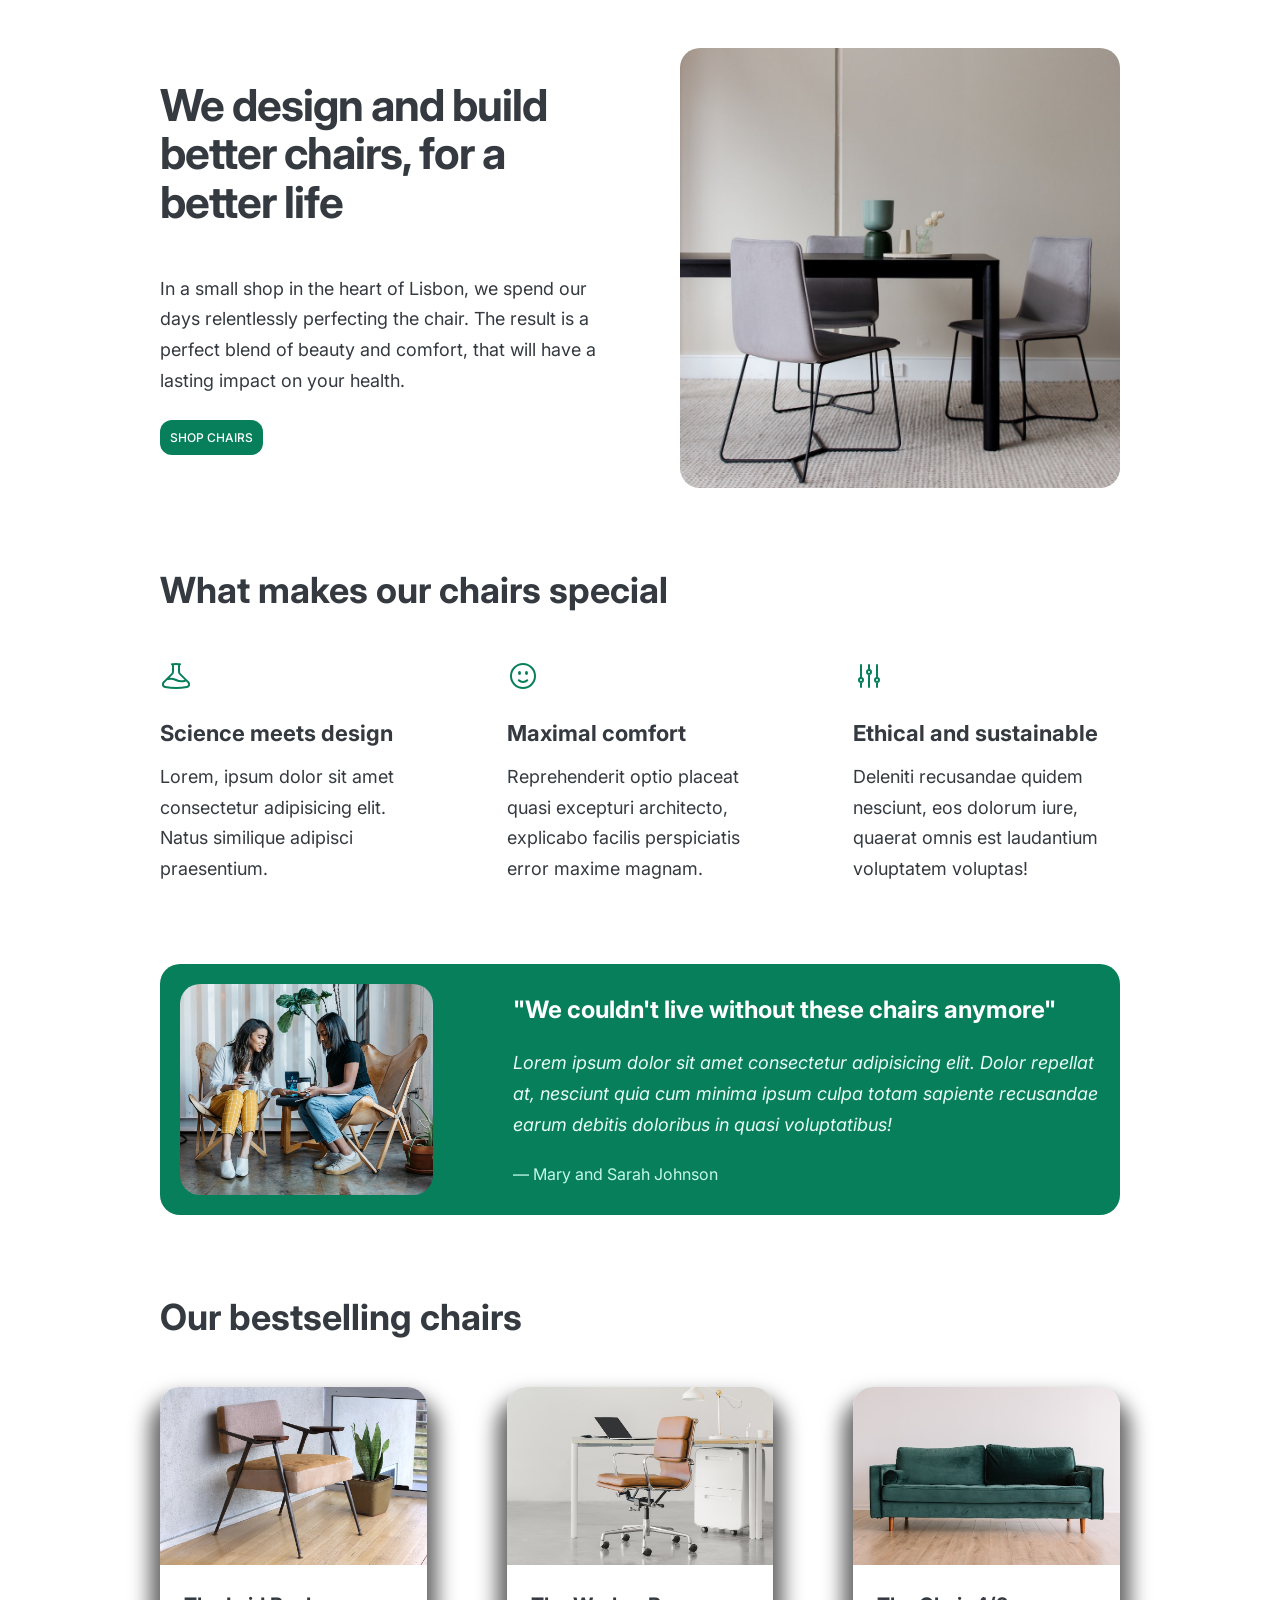
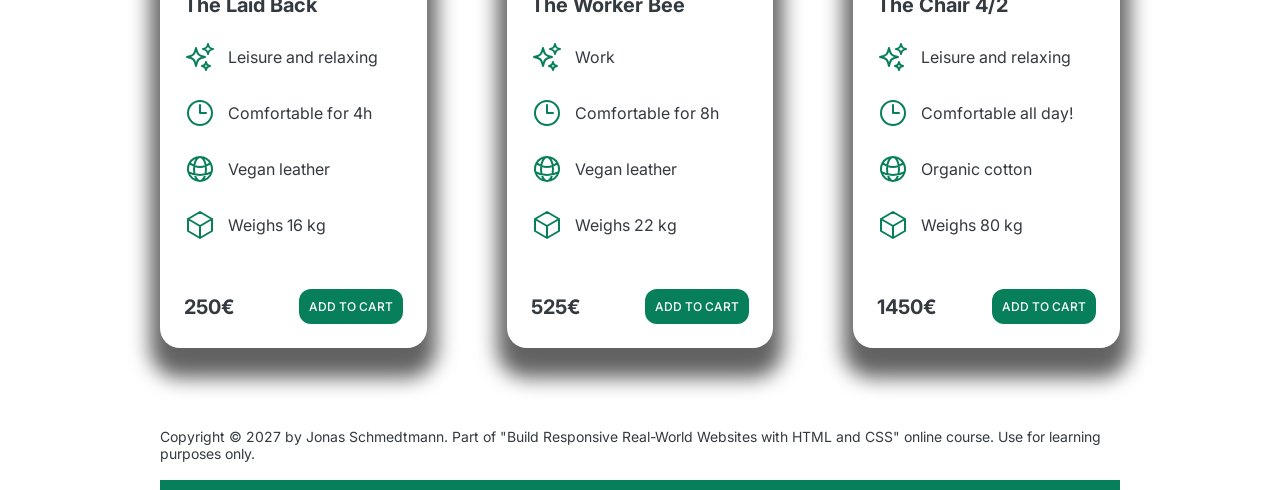
<file: HTML & CSS COURSE/design/index.html>
<!doctype html>
<html lang="en">
  <head>
    <meta charset="UTF-8" />
    <meta http-equiv="X-UA-Compatible" content="IE=edge" />
    <meta name="viewport" content="width=device-width, initial-scale=1.0" />
    <link rel="preconnect" href="https://fonts.googleapis.com" />
    <link rel="preconnect" href="https://fonts.gstatic.com" crossorigin />
    <link
      href="https://fonts.googleapis.com/css2?family=Inter:ital,opsz,wght@0,14..32,100..900;1,14..32,100..900&display=swap"
      rel="stylesheet"
    />
    <link rel="stylesheet" href="style.css" />
    <title>Lisbon Chair Shop</title>
  </head>
  <body>
    <div class="container">
      <header>
        <div class="header-text-box">
          <h1>We design and build better chairs, for a better life</h1>
          <p class="header-text">
            In a small shop in the heart of Lisbon, we spend our days
            relentlessly perfecting the chair. The result is a perfect blend of
            beauty and comfort, that will have a lasting impact on your health.
          </p>
          <a class="btn btn--big" href="#">Shop chairs</a>
        </div>
        <img src="hero.jpg" alt="Photo" />
      </header>

      <section>
        <h2>What makes our chairs special</h2>
        <div class="grid-3-cols">
          <div>
            <svg
              xmlns="http://www.w3.org/2000/svg"
              fill="none"
              viewBox="0 0 24 24"
              stroke-width="1.5"
              stroke="currentColor"
              class="size-6"
            >
              <path
                stroke-linecap="round"
                stroke-linejoin="round"
                d="M9.75 3.104v5.714a2.25 2.25 0 0 1-.659 1.591L5 14.5M9.75 3.104c-.251.023-.501.05-.75.082m.75-.082a24.301 24.301 0 0 1 4.5 0m0 0v5.714c0 .597.237 1.17.659 1.591L19.8 15.3M14.25 3.104c.251.023.501.05.75.082M19.8 15.3l-1.57.393A9.065 9.065 0 0 1 12 15a9.065 9.065 0 0 0-6.23-.693L5 14.5m14.8.8 1.402 1.402c1.232 1.232.65 3.318-1.067 3.611A48.309 48.309 0 0 1 12 21c-2.773 0-5.491-.235-8.135-.687-1.718-.293-2.3-2.379-1.067-3.61L5 14.5"
              />
            </svg>

            <p class="features-title"><strong>Science meets design</strong></p>

            <p class="features-text">
              Lorem, ipsum dolor sit amet consectetur adipisicing elit. Natus
              similique adipisci praesentium.
            </p>
          </div>

          <div>
            <svg
              xmlns="http://www.w3.org/2000/svg"
              fill="none"
              viewBox="0 0 24 24"
              stroke-width="1.5"
              stroke="currentColor"
              class="size-6"
            >
              <path
                stroke-linecap="round"
                stroke-linejoin="round"
                d="M15.182 15.182a4.5 4.5 0 0 1-6.364 0M21 12a9 9 0 1 1-18 0 9 9 0 0 1 18 0ZM9.75 9.75c0 .414-.168.75-.375.75S9 10.164 9 9.75 9.168 9 9.375 9s.375.336.375.75Zm-.375 0h.008v.015h-.008V9.75Zm5.625 0c0 .414-.168.75-.375.75s-.375-.336-.375-.75.168-.75.375-.75.375.336.375.75Zm-.375 0h.008v.015h-.008V9.75Z"
              />
            </svg>
            <p class="features-title">
              <strong>Maximal comfort</strong>
            </p>
            <p class="features-text">
              Reprehenderit optio placeat quasi excepturi architecto, explicabo
              facilis perspiciatis error maxime magnam.
            </p>
          </div>

          <div>
            <svg
              xmlns="http://www.w3.org/2000/svg"
              fill="none"
              viewBox="0 0 24 24"
              stroke-width="1.5"
              stroke="currentColor"
              class="size-6"
            >
              <path
                stroke-linecap="round"
                stroke-linejoin="round"
                d="M6 13.5V3.75m0 9.75a1.5 1.5 0 0 1 0 3m0-3a1.5 1.5 0 0 0 0 3m0 3.75V16.5m12-3V3.75m0 9.75a1.5 1.5 0 0 1 0 3m0-3a1.5 1.5 0 0 0 0 3m0 3.75V16.5m-6-9V3.75m0 3.75a1.5 1.5 0 0 1 0 3m0-3a1.5 1.5 0 0 0 0 3m0 9.75V10.5"
              />
            </svg>

            <p class="features-title">
              <strong>Ethical and sustainable</strong>
            </p>
            <p class="features-text">
              Deleniti recusandae quidem nesciunt, eos dolorum iure, quaerat
              omnis est laudantium voluptatem voluptas!
            </p>
          </div>
        </div>
      </section>

      <section class="testimonial-section">
        <div class="grid-3-cols">
          <img src="customers.jpg" alt="People sitting on chairs" />
          <div class="testimonial-box">
            <h2>"We couldn't live without these chairs anymore"</h2>
            <blockquote class="testimonial-text">
              Lorem ipsum dolor sit amet consectetur adipisicing elit. Dolor
              repellat at, nesciunt quia cum minima ipsum culpa totam sapiente
              recusandae earum debitis doloribus in quasi voluptatibus!
            </blockquote>
            <p class="testimonial-author">&mdash; Mary and Sarah Johnson</p>
          </div>
        </div>
      </section>

      <section>
        <h2>Our bestselling chairs</h2>
        <div class="grid-3-cols">
          <figure class="chair">
            <img src="chair-1.jpg" alt="Chair" />
            <div class="chair-box">
              <h3>The Laid Back</h3>
              <ul class="chair-details">
                <li>
                  <svg
                    xmlns="http://www.w3.org/2000/svg"
                    fill="none"
                    viewBox="0 0 24 24"
                    stroke-width="1.5"
                    stroke="currentColor"
                    class="chair-icon"
                  >
                    <path
                      stroke-linecap="round"
                      stroke-linejoin="round"
                      d="M9.813 15.904 9 18.75l-.813-2.846a4.5 4.5 0 0 0-3.09-3.09L2.25 12l2.846-.813a4.5 4.5 0 0 0 3.09-3.09L9 5.25l.813 2.846a4.5 4.5 0 0 0 3.09 3.09L15.75 12l-2.846.813a4.5 4.5 0 0 0-3.09 3.09ZM18.259 8.715 18 9.75l-.259-1.035a3.375 3.375 0 0 0-2.455-2.456L14.25 6l1.036-.259a3.375 3.375 0 0 0 2.455-2.456L18 2.25l.259 1.035a3.375 3.375 0 0 0 2.456 2.456L21.75 6l-1.035.259a3.375 3.375 0 0 0-2.456 2.456ZM16.894 20.567 16.5 21.75l-.394-1.183a2.25 2.25 0 0 0-1.423-1.423L13.5 18.75l1.183-.394a2.25 2.25 0 0 0 1.423-1.423l.394-1.183.394 1.183a2.25 2.25 0 0 0 1.423 1.423l1.183.394-1.183.394a2.25 2.25 0 0 0-1.423 1.423Z"
                    />
                  </svg>

                  <!-- Span is a generic INLINE text element, it doesn't have any meaning. It's like a div element, but inline -->
                  <span>Leisure and relaxing</span>
                </li>
                <li>
                  <svg
                    xmlns="http://www.w3.org/2000/svg"
                    fill="none"
                    viewBox="0 0 24 24"
                    stroke-width="1.5"
                    stroke="currentColor"
                    class="chair-icon"
                  >
                    <path
                      stroke-linecap="round"
                      stroke-linejoin="round"
                      d="M12 6v6h4.5m4.5 0a9 9 0 1 1-18 0 9 9 0 0 1 18 0Z"
                    />
                  </svg>

                  <span>Comfortable for 4h</span>
                </li>
                <li>
                  <svg
                    xmlns="http://www.w3.org/2000/svg"
                    fill="none"
                    viewBox="0 0 24 24"
                    stroke-width="1.5"
                    stroke="currentColor"
                    class="chair-icon"
                  >
                    <path
                      stroke-linecap="round"
                      stroke-linejoin="round"
                      d="M12 21a9.004 9.004 0 0 0 8.716-6.747M12 21a9.004 9.004 0 0 1-8.716-6.747M12 21c2.485 0 4.5-4.03 4.5-9S14.485 3 12 3m0 18c-2.485 0-4.5-4.03-4.5-9S9.515 3 12 3m0 0a8.997 8.997 0 0 1 7.843 4.582M12 3a8.997 8.997 0 0 0-7.843 4.582m15.686 0A11.953 11.953 0 0 1 12 10.5c-2.998 0-5.74-1.1-7.843-2.918m15.686 0A8.959 8.959 0 0 1 21 12c0 .778-.099 1.533-.284 2.253m0 0A17.919 17.919 0 0 1 12 16.5c-3.162 0-6.133-.815-8.716-2.247m0 0A9.015 9.015 0 0 1 3 12c0-1.605.42-3.113 1.157-4.418"
                    />
                  </svg>

                  <span>Vegan leather</span>
                </li>
                <li>
                  <svg
                    xmlns="http://www.w3.org/2000/svg"
                    fill="none"
                    viewBox="0 0 24 24"
                    stroke-width="1.5"
                    stroke="currentColor"
                    class="chair-icon"
                  >
                    <path
                      stroke-linecap="round"
                      stroke-linejoin="round"
                      d="m21 7.5-9-5.25L3 7.5m18 0-9 5.25m9-5.25v9l-9 5.25M3 7.5l9 5.25M3 7.5v9l9 5.25m0-9v9"
                    />
                  </svg>

                  <span>Weighs 16 kg</span>
                </li>
              </ul>
              <div class="chair-price">
                <strong>250€</strong>
                <a href="#" class="btn btn--small">Add to cart</a>
              </div>
            </div>
          </figure>

          <figure class="chair">
            <img src="chair-2.jpg" alt="Chair" />
            <div class="chair-box">
              <h3>The Worker Bee</h3>
              <ul class="chair-details">
                <li>
                  <svg
                    xmlns="http://www.w3.org/2000/svg"
                    fill="none"
                    viewBox="0 0 24 24"
                    stroke-width="1.5"
                    stroke="currentColor"
                    class="chair-icon"
                  >
                    <path
                      stroke-linecap="round"
                      stroke-linejoin="round"
                      d="M9.813 15.904 9 18.75l-.813-2.846a4.5 4.5 0 0 0-3.09-3.09L2.25 12l2.846-.813a4.5 4.5 0 0 0 3.09-3.09L9 5.25l.813 2.846a4.5 4.5 0 0 0 3.09 3.09L15.75 12l-2.846.813a4.5 4.5 0 0 0-3.09 3.09ZM18.259 8.715 18 9.75l-.259-1.035a3.375 3.375 0 0 0-2.455-2.456L14.25 6l1.036-.259a3.375 3.375 0 0 0 2.455-2.456L18 2.25l.259 1.035a3.375 3.375 0 0 0 2.456 2.456L21.75 6l-1.035.259a3.375 3.375 0 0 0-2.456 2.456ZM16.894 20.567 16.5 21.75l-.394-1.183a2.25 2.25 0 0 0-1.423-1.423L13.5 18.75l1.183-.394a2.25 2.25 0 0 0 1.423-1.423l.394-1.183.394 1.183a2.25 2.25 0 0 0 1.423 1.423l1.183.394-1.183.394a2.25 2.25 0 0 0-1.423 1.423Z"
                    />
                  </svg>
                  <span>Work</span>
                </li>
                <li>
                  <svg
                    xmlns="http://www.w3.org/2000/svg"
                    fill="none"
                    viewBox="0 0 24 24"
                    stroke-width="1.5"
                    stroke="currentColor"
                    class="chair-icon"
                  >
                    <path
                      stroke-linecap="round"
                      stroke-linejoin="round"
                      d="M12 6v6h4.5m4.5 0a9 9 0 1 1-18 0 9 9 0 0 1 18 0Z"
                    />
                  </svg>
                  <span>Comfortable for 8h</span>
                </li>
                <li>
                  <svg
                    xmlns="http://www.w3.org/2000/svg"
                    fill="none"
                    viewBox="0 0 24 24"
                    stroke-width="1.5"
                    stroke="currentColor"
                    class="chair-icon"
                  >
                    <path
                      stroke-linecap="round"
                      stroke-linejoin="round"
                      d="M12 21a9.004 9.004 0 0 0 8.716-6.747M12 21a9.004 9.004 0 0 1-8.716-6.747M12 21c2.485 0 4.5-4.03 4.5-9S14.485 3 12 3m0 18c-2.485 0-4.5-4.03-4.5-9S9.515 3 12 3m0 0a8.997 8.997 0 0 1 7.843 4.582M12 3a8.997 8.997 0 0 0-7.843 4.582m15.686 0A11.953 11.953 0 0 1 12 10.5c-2.998 0-5.74-1.1-7.843-2.918m15.686 0A8.959 8.959 0 0 1 21 12c0 .778-.099 1.533-.284 2.253m0 0A17.919 17.919 0 0 1 12 16.5c-3.162 0-6.133-.815-8.716-2.247m0 0A9.015 9.015 0 0 1 3 12c0-1.605.42-3.113 1.157-4.418"
                    />
                  </svg>
                  <span>Vegan leather</span>
                </li>
                <li>
                  <svg
                    xmlns="http://www.w3.org/2000/svg"
                    fill="none"
                    viewBox="0 0 24 24"
                    stroke-width="1.5"
                    stroke="currentColor"
                    class="chair-icon"
                  >
                    <path
                      stroke-linecap="round"
                      stroke-linejoin="round"
                      d="m21 7.5-9-5.25L3 7.5m18 0-9 5.25m9-5.25v9l-9 5.25M3 7.5l9 5.25M3 7.5v9l9 5.25m0-9v9"
                    />
                  </svg>

                  <span>Weighs 22 kg</span>
                </li>
              </ul>
              <div class="chair-price">
                <strong>525€</strong>
                <a href="#" class="btn btn--small">Add to cart</a>
              </div>
            </div>
          </figure>

          <figure class="chair">
            <img src="chair-3.jpg" alt="Chair" />
            <div class="chair-box">
              <h3>The Chair 4/2</h3>
              <ul class="chair-details">
                <li>
                  <svg
                    xmlns="http://www.w3.org/2000/svg"
                    fill="none"
                    viewBox="0 0 24 24"
                    stroke-width="1.5"
                    stroke="currentColor"
                    class="chair-icon"
                  >
                    <path
                      stroke-linecap="round"
                      stroke-linejoin="round"
                      d="M9.813 15.904 9 18.75l-.813-2.846a4.5 4.5 0 0 0-3.09-3.09L2.25 12l2.846-.813a4.5 4.5 0 0 0 3.09-3.09L9 5.25l.813 2.846a4.5 4.5 0 0 0 3.09 3.09L15.75 12l-2.846.813a4.5 4.5 0 0 0-3.09 3.09ZM18.259 8.715 18 9.75l-.259-1.035a3.375 3.375 0 0 0-2.455-2.456L14.25 6l1.036-.259a3.375 3.375 0 0 0 2.455-2.456L18 2.25l.259 1.035a3.375 3.375 0 0 0 2.456 2.456L21.75 6l-1.035.259a3.375 3.375 0 0 0-2.456 2.456ZM16.894 20.567 16.5 21.75l-.394-1.183a2.25 2.25 0 0 0-1.423-1.423L13.5 18.75l1.183-.394a2.25 2.25 0 0 0 1.423-1.423l.394-1.183.394 1.183a2.25 2.25 0 0 0 1.423 1.423l1.183.394-1.183.394a2.25 2.25 0 0 0-1.423 1.423Z"
                    />
                  </svg>
                  <span>Leisure and relaxing</span>
                </li>
                <li>
                  <svg
                    xmlns="http://www.w3.org/2000/svg"
                    fill="none"
                    viewBox="0 0 24 24"
                    stroke-width="1.5"
                    stroke="currentColor"
                    class="chair-icon"
                  >
                    <path
                      stroke-linecap="round"
                      stroke-linejoin="round"
                      d="M12 6v6h4.5m4.5 0a9 9 0 1 1-18 0 9 9 0 0 1 18 0Z"
                    />
                  </svg>
                  <span>Comfortable all day!</span>
                </li>
                <li>
                  <svg
                    xmlns="http://www.w3.org/2000/svg"
                    fill="none"
                    viewBox="0 0 24 24"
                    stroke-width="1.5"
                    stroke="currentColor"
                    class="chair-icon"
                  >
                    <path
                      stroke-linecap="round"
                      stroke-linejoin="round"
                      d="M12 21a9.004 9.004 0 0 0 8.716-6.747M12 21a9.004 9.004 0 0 1-8.716-6.747M12 21c2.485 0 4.5-4.03 4.5-9S14.485 3 12 3m0 18c-2.485 0-4.5-4.03-4.5-9S9.515 3 12 3m0 0a8.997 8.997 0 0 1 7.843 4.582M12 3a8.997 8.997 0 0 0-7.843 4.582m15.686 0A11.953 11.953 0 0 1 12 10.5c-2.998 0-5.74-1.1-7.843-2.918m15.686 0A8.959 8.959 0 0 1 21 12c0 .778-.099 1.533-.284 2.253m0 0A17.919 17.919 0 0 1 12 16.5c-3.162 0-6.133-.815-8.716-2.247m0 0A9.015 9.015 0 0 1 3 12c0-1.605.42-3.113 1.157-4.418"
                    />
                  </svg>
                  <span>Organic cotton</span>
                </li>
                <li>
                  <svg
                    xmlns="http://www.w3.org/2000/svg"
                    fill="none"
                    viewBox="0 0 24 24"
                    stroke-width="1.5"
                    stroke="currentColor"
                    class="chair-icon"
                  >
                    <path
                      stroke-linecap="round"
                      stroke-linejoin="round"
                      d="m21 7.5-9-5.25L3 7.5m18 0-9 5.25m9-5.25v9l-9 5.25M3 7.5l9 5.25M3 7.5v9l9 5.25m0-9v9"
                    />
                  </svg>

                  <span>Weighs 80 kg</span>
                </li>
              </ul>
              <div class="chair-price">
                <strong>1450€</strong>
                <a href="#" class="btn btn--small">Add to cart</a>
              </div>
            </div>
          </figure>
        </div>
      </section>

      <footer>
        Copyright &copy; 2027 by Jonas Schmedtmann. Part of "Build Responsive
        Real-World Websites with HTML and CSS" online course. Use for learning
        purposes only.
      </footer>
    </div>
  </body>
</html>
</file>
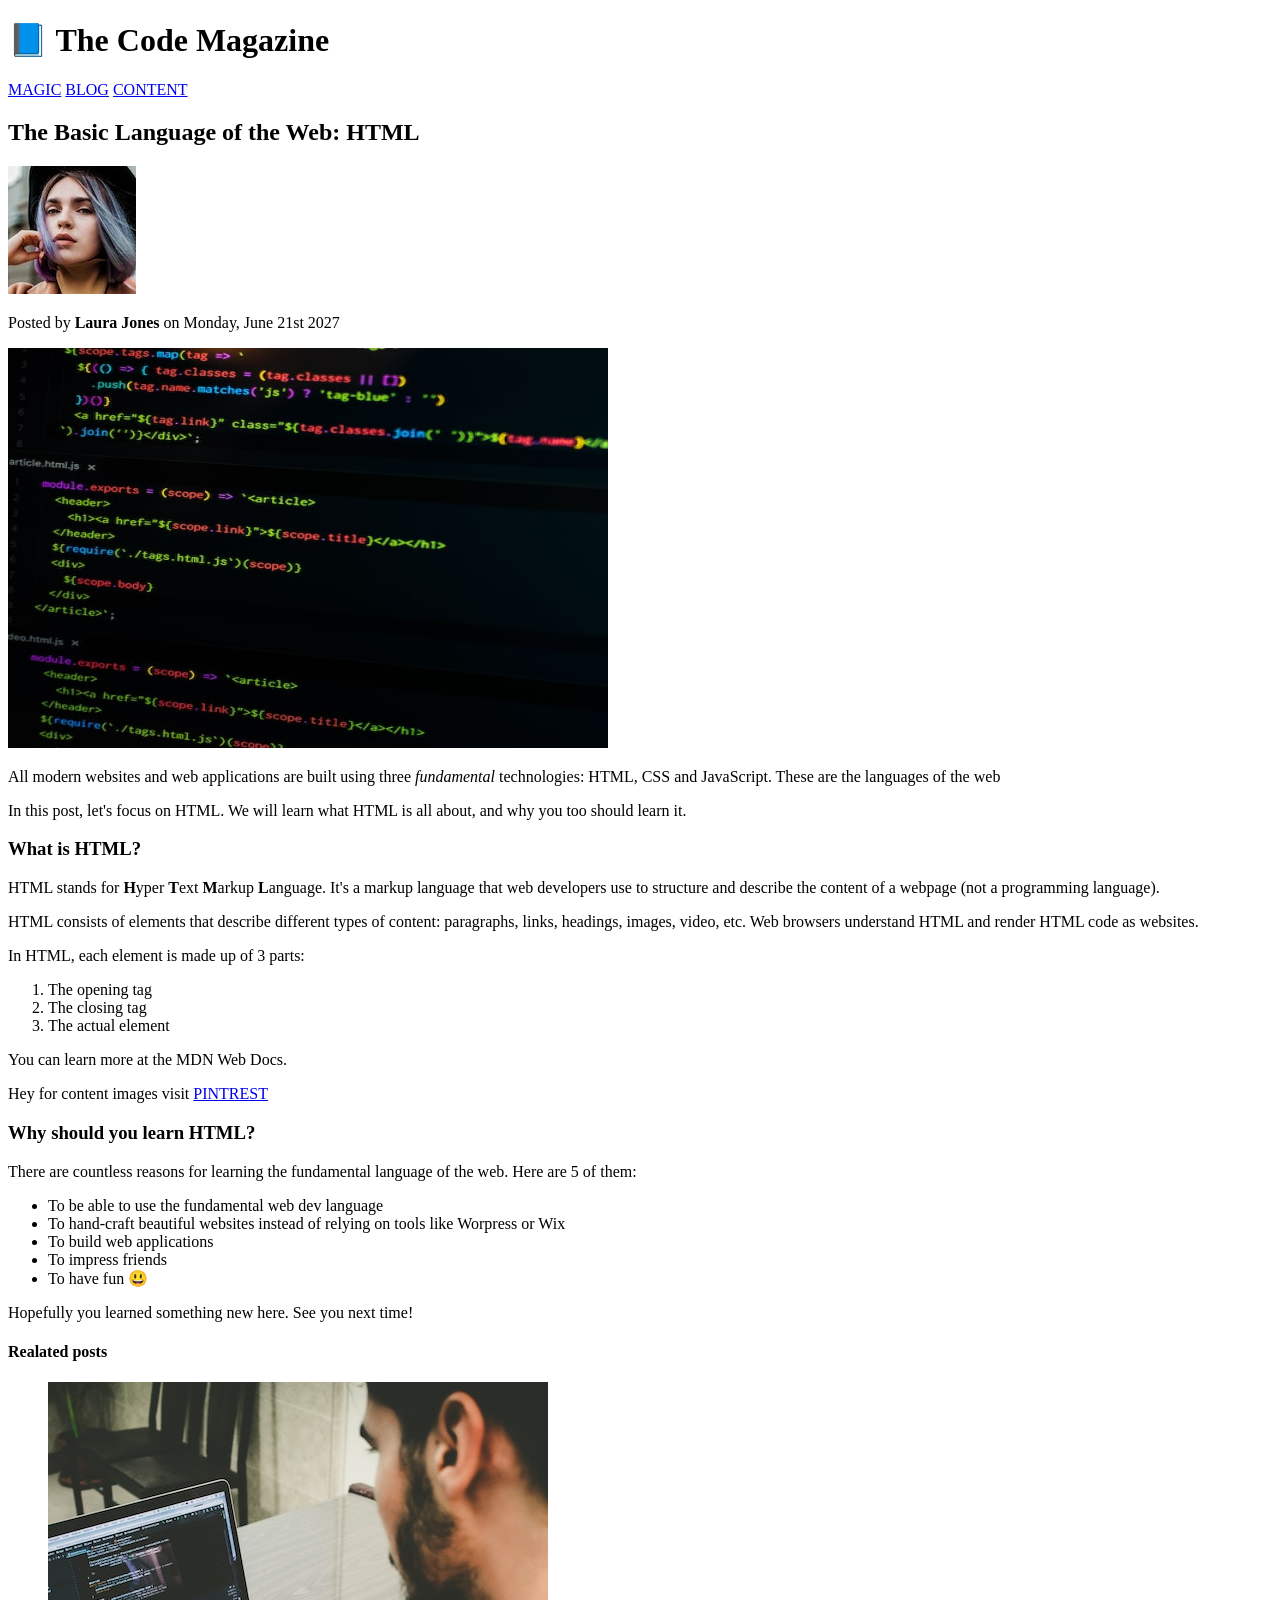
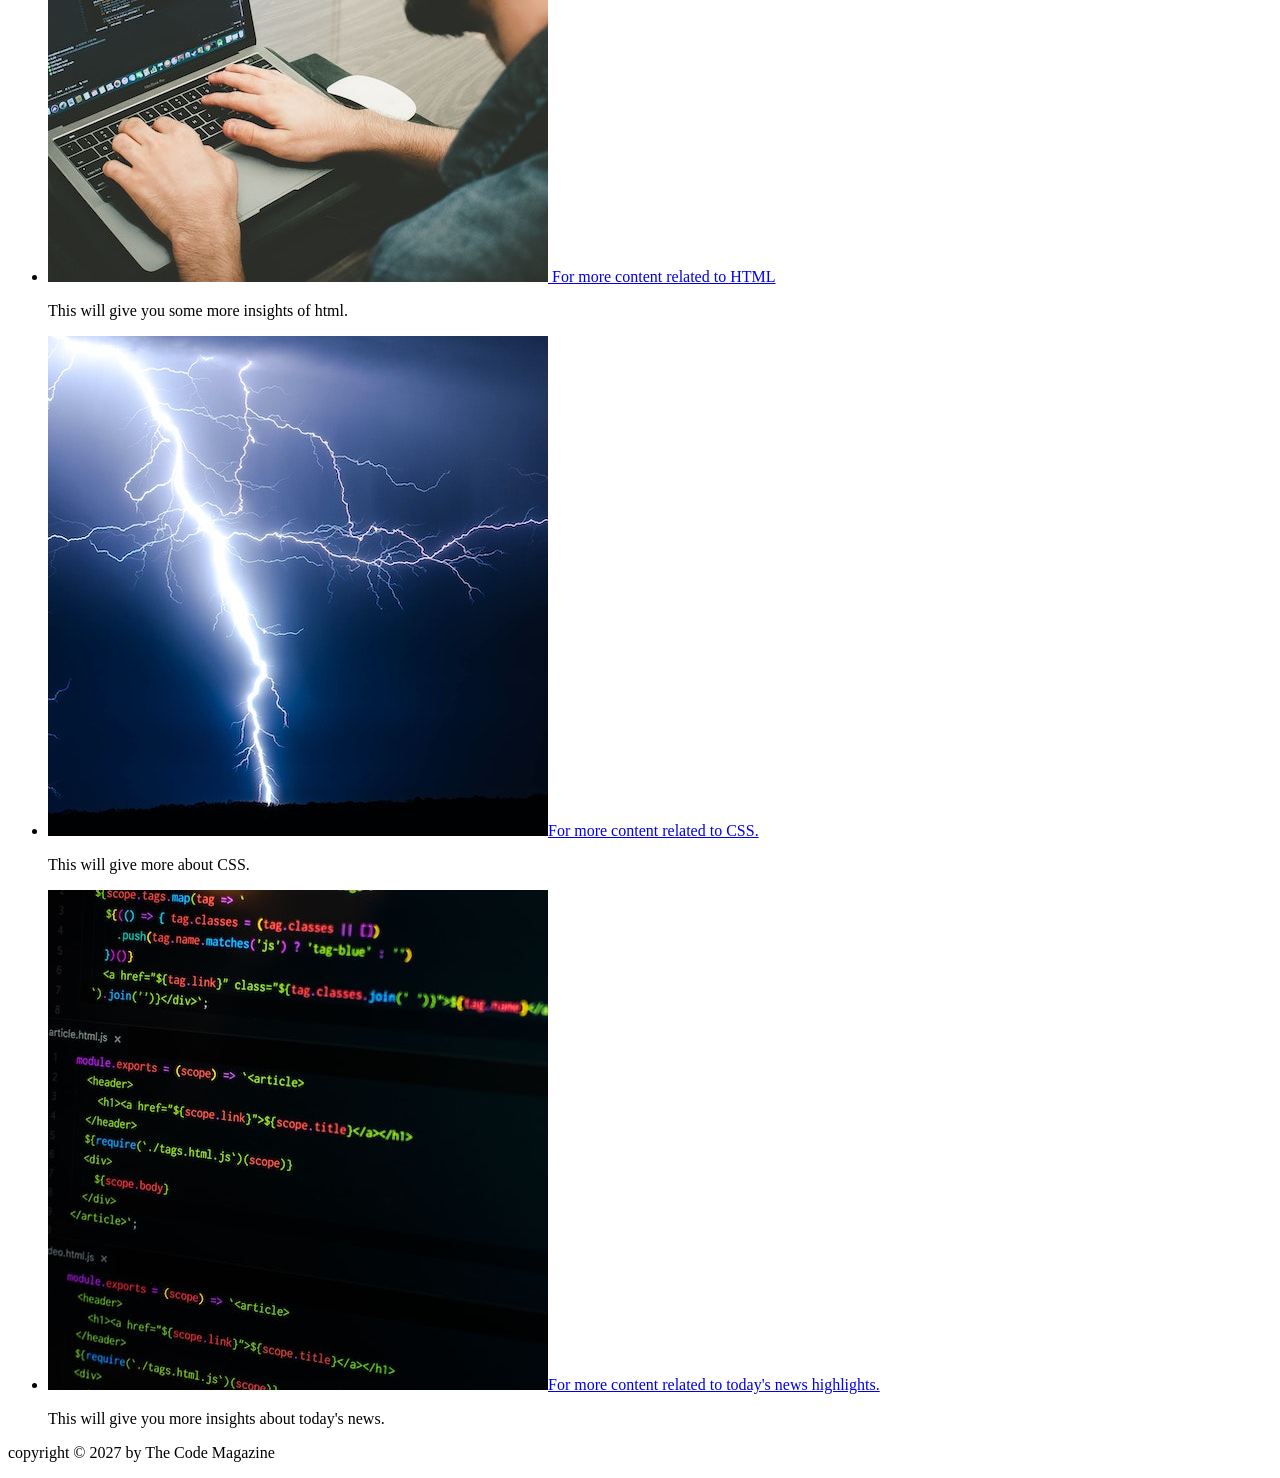
<file: HTML & CSS COURSE/html 1/index.html>
<!doctype html>
<html lang="en">
  <head>
    <title>The basic structure of html</title>
  </head>
  <body>
   </body>
    <!--
    <h1>The Basic Language of WEB:HTML</h1>
    <h2>HTML stands for Hyper Text Markup Language</h2>
    <h3>HTML is the standard markup language for creating Web pages.</h3>
    <h4>>HTML elements are the building blocks of HTML pages.</h4>
    <h5>HTML elements are represented by tags.</h5>
    <h6>the lkjbfcj</h6>
    <p>HTML describes the structure of a Web page.</p>
    -->
    <header>
     <h1>📘 The Code Magazine </h1>
      <a href="https://www.google.com/search?q=MY+WORLD+IS+NOTHING&rlz=1C1CHBF_enIN1198IN1198&oq=MY+WORLD+IS+NOTHING&gs_lcrp=EgZjaHJvbWUyBggAEEUYOTIICAEQABgWGB4yCAgCEAAYFhgeMggIAxAAGBYYHjIICAQQABgWGB4yCAgFEAAYFhgeMggIBhAAGBYYHjIICAcQABgWGB4yCAgIEAAYFhgeMggICRAAGBYYHtIBCTEwMzMyajBqN6gCCLACAfEFbJYjPMc4xiw&sourceid=chrome&ie=UTF-8">MAGIC</a> 
        <a href="BLOG.html">BLOG</a> 
        <a href="CONTACT.html">CONTENT</a>
    </header>

    <article>
      <header>
       <h2>The Basic Language of the Web: HTML</h2>
       <img src="images/laura-jones.jpg" alt="image of a girl"> 
    
        <p>Posted by <strong>Laura Jones</strong> on Monday, June 21st 2027</p>
        <img src="images/related-3.jpg" 
        alt="image of set of code on a desktop"
        width="600" 
        height="400">
      </header>
       <p>All modern websites and web applications are built using three <em>fundamental</em> technologies: HTML, CSS and JavaScript. These are the languages of the web </p>
       <p>In this post, let's focus on HTML. We will learn what HTML is all about, and why you too should learn it.</p>
       <h3>What is HTML?</h3>
       <p>HTML stands for <strong>H</strong>yper <strong>T</strong>ext <strong>M</strong>arkup <strong>L</strong>anguage</strong>. It's a markup language that web developers use to structure and describe the content of a webpage (not a programming language).</p>
       <p>HTML consists of elements that describe different types of content: paragraphs, links, headings,
       images, video, etc. Web browsers understand HTML and render HTML code as websites.  </p>
       <p>In HTML, each element is made up of 3 parts: </p>
       <ol>
        <li>The opening tag</li>
        <li>The closing tag</li>
        <li>The actual element</li>
       </ol> 
       <P>You can learn more at the MDN Web Docs.</P>
       <P>Hey for content images visit 
       <a href="https://www.google.com/search?q=PINTERST&rlz=1C1CHBF_enIN1198IN1198&oq=PINTERST&gs_lcrp=EgZjaHJvbWUyBggAEEUYOTIGCAEQRRhAMhEIAhAAGAoYCxiDARixAxiABDIRCAMQABgKGAsYgwEYsQMYgAQyDggEEAAYChgLGLEDGIAEMg4IBRAAGAoYCxixAxiABDIOCAYQABgKGAsYsQMYgAQyEQgHEAAYChgLGIMBGLEDGIAE0gEJODAzMWowajE1qAIAsAIA&sourceid=chrome&ie=UTF-8" target="_blank">PINTREST</a>
       </P>
       <h3>Why should you learn HTML?</h3>
       <p>There are countless reasons for learning the fundamental language of the web. Here are 5 of them:</p>
        <ul>
          <li>To be able to use the fundamental web dev language</li>
          <li>To hand-craft beautiful websites instead of relying on tools like Worpress or Wix</li>
          <li>To build web applications</li>
          <li>To impress friends</li>
          <li>To have fun 😃</li>

        </ul>
       <p>Hopefully you learned something new here. See you next time!</p>
    </article>
       <h4>Realated posts</h4>
         <ul>
             <li><img src="images/related-1.jpg" alt="image one for challenge"><a href="https://www.google.com/search?q=html+programming&rlz=1C1CHBF_enIN1198IN1198&oq=html+programming&gs_lcrp=EgZjaHJvbWUyCQgAEEUYORiABDIHCAEQABiABDIHCAIQABiABDIHCAMQABiABDIHCAQQABiABDIHCAUQABiABDIHCAYQABiABDIHCAcQABiABDIHCAgQABiABDIHCAkQABiABNIBCDU0NzNqMGo3qAIIsAIB8QUDeVXovxGryg&sourceid=chrome&ie=UTF-8">                For more content related to HTML</a>
             </li>
      
                <p> This will give you some more insights of html.</p>

      
             <li><img src="images/related-2.jpg" alt="image two for challenge"><a href="https://www.google.com/search?q=css+programming+language&sca_esv=99a3a19d4b3b1f94&rlz=1C1CHBF_enIN1198IN1198&sxsrf=ANbL-n7yp_cktZugGazSs736cyVKA9KSGA%3A1770942957923&ei=7XGOacyEOLSXseMPsrfWkQQ&biw=1366&bih=633&oq=CSS+PRO&gs_lp=[base64]&sclient=gws-wiz-serp">For more content related to CSS.</a></li>
               <p>This will give more about CSS. </p>
              <li><img src="images/related-3.jpg" alt="image about image"><a href="https://www.google.com/search?q=today+news&rlz=1C1CHBF_enIN1198IN1198&oq=today+news&gs_lcrp=[base64]&sourceid=chrome&ie=UTF-8&zx=1770944812287&no_sw_cr=1">For more content related to today's news highlights.</a></li>
              <p>This will give you more insights about today's news.</p>
          </ul>

      
       <footer>
         <p>copyright &copy 2027 by The Code Magazine</p>
        </footer>

  </body>
</html>
</file>
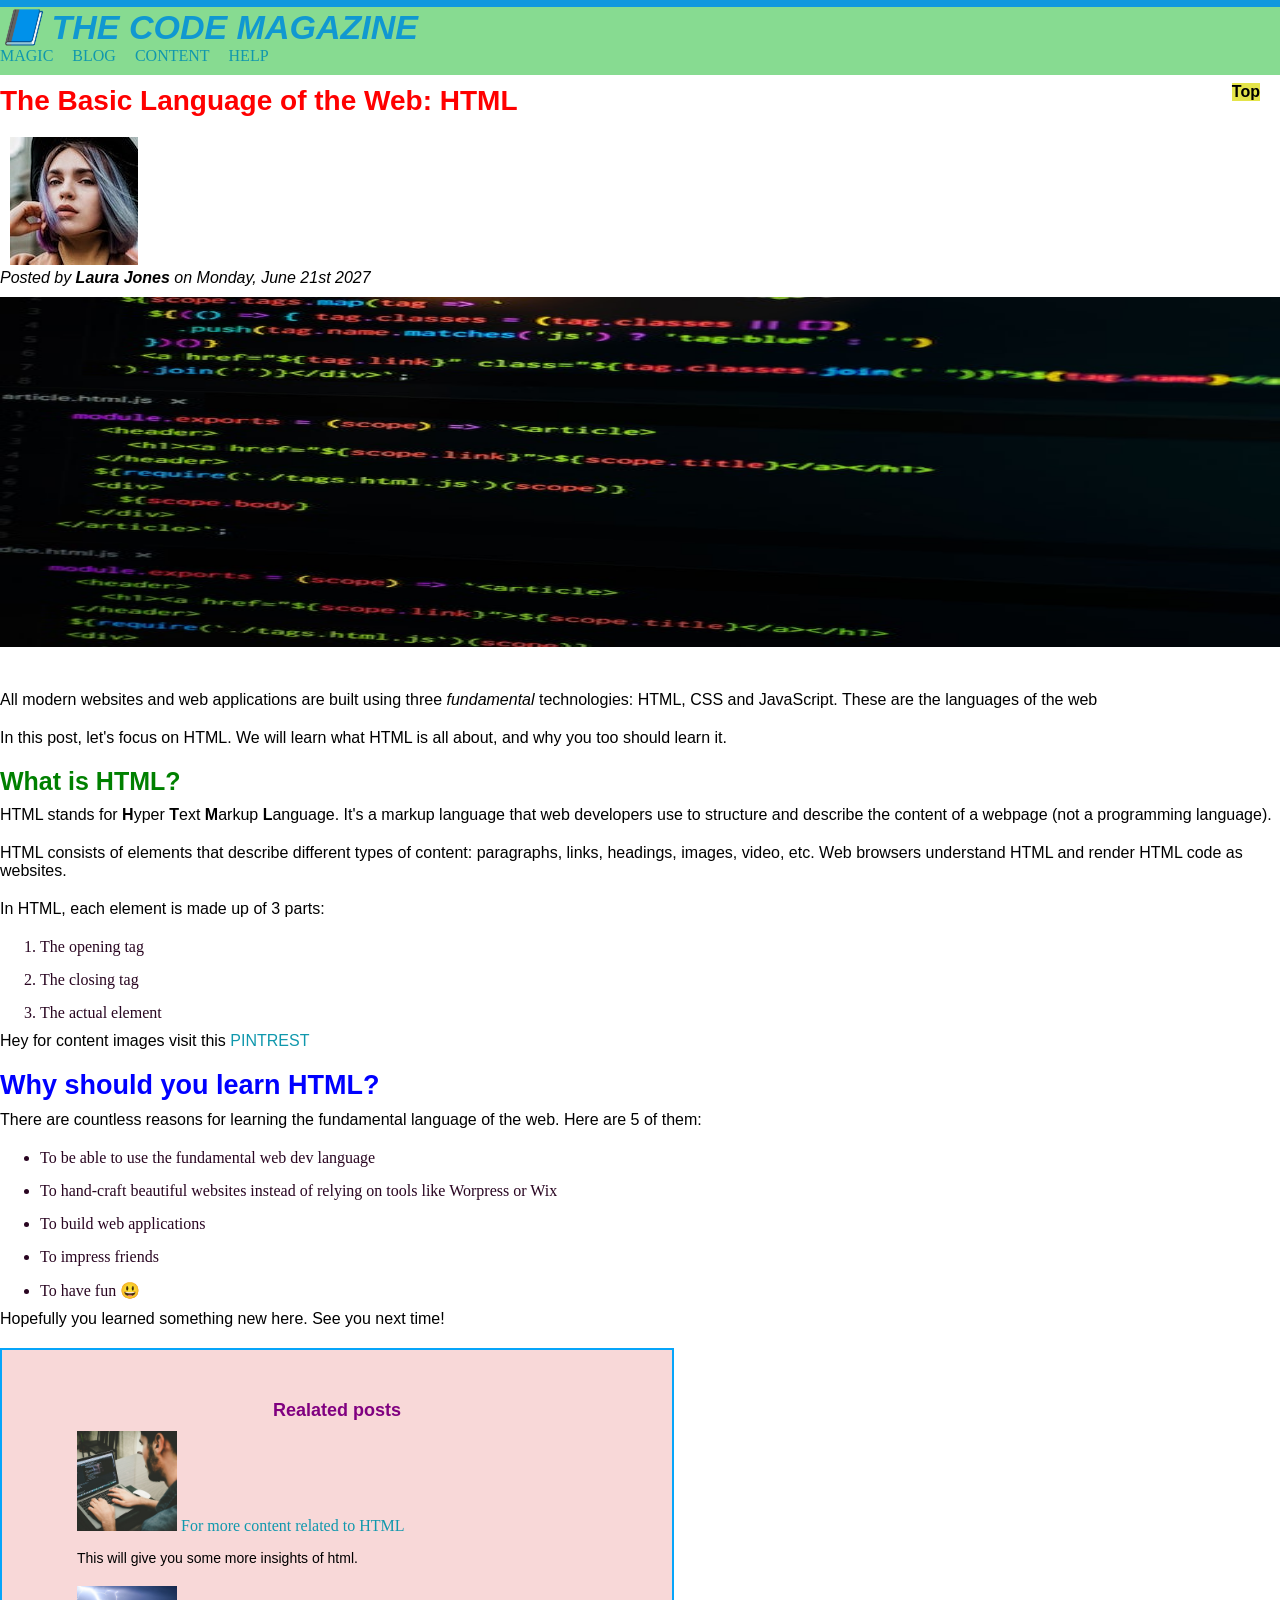
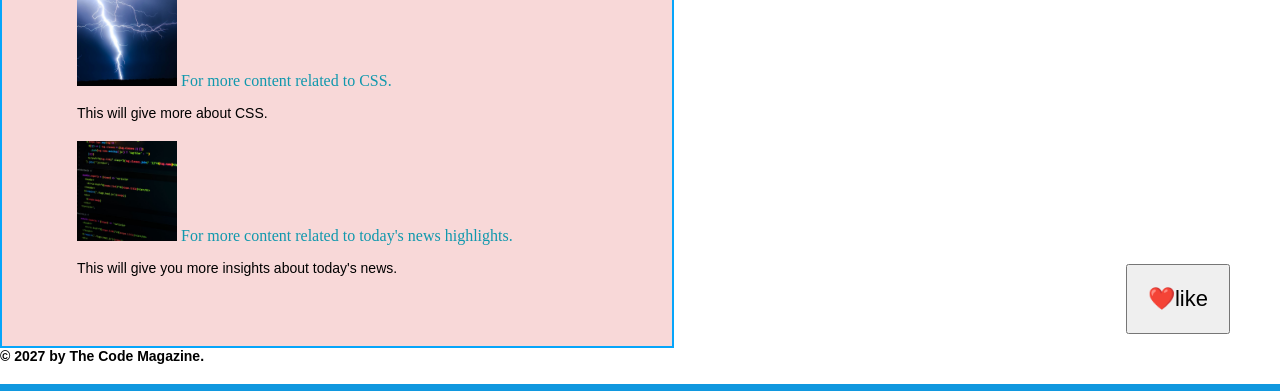
<file: HTML & CSS COURSE/CSS 2/CSS project/index.html>
<!doctype html>
<html lang="en">
  <head>
    <title>The basic structure of html</title>
    <link href="styling.css" rel="stylesheet">
  </head>
  <body>
    <div class="container">
    <header class="main-line">
     <h1>📘 The Code Magazine </h1>
     <!-- nav section started -->
     <nav>
       <a href="https://www.google.com/search?q=MY+WORLD+IS+NOTHING&rlz=1C1CHBF_enIN1198IN1198&oq=MY+WORLD+IS+NOTHING&gs_lcrp=EgZjaHJvbWUyBggAEEUYOTIICAEQABgWGB4yCAgCEAAYFhgeMggIAxAAGBYYHjIICAQQABgWGB4yCAgFEAAYFhgeMggIBhAAGBYYHjIICAcQABgWGB4yCAgIEAAYFhgeMggICRAAGBYYHtIBCTEwMzMyajBqN6gCCLACAfEFbJYjPMc4xiw&sourceid=chrome&ie=UTF-8" target="_blank">MAGIC</a> 
        <a href="BLOG.html">BLOG</a> 
        <a href="CONTACT.html">CONTENT</a>
        <a href="https://support.google.com/chrome?p=help&ctx=keyboard#topic=7439538">HELP</a>
     </nav>
      <!-- nav section closed -->
    </header>

    <article>
        

      <header class="post-header">
        

       <h2>The Basic Language of the Web: HTML</h2>
       <img class="gap" src="images/laura-jones.jpg" alt="image of a girl"> 
    
        <p class="author"> Posted by <strong>Laura Jones</strong> on Monday, June 21st 2027</p>
        <img src="images/related-3.jpg" 
        alt="image of set of code on a desktop"
        class="post-2nd-image">

      </header>
       <p>All modern websites and web applications are built using three <em>fundamental</em> technologies: HTML, CSS and JavaScript. These are the languages of the web </p>
       <p>In this post, let's focus on HTML. We will learn what HTML is all about, and why you too should learn it.</p>
       
       
       <h3>What is HTML?</h3>
       <p>HTML stands for <strong>H</strong>yper <strong>T</strong>ext <strong>M</strong>arkup <strong>L</strong>anguage</strong>. It's a markup language that web developers use to structure and describe the content of a webpage (not a programming language).</p>
       <p>HTML consists of elements that describe different types of content: paragraphs, links, headings,
       images, video, etc. Web browsers understand HTML and render HTML code as websites.  </p>
       <p>In HTML, each element is made up of 3 parts: </p>
       <ol>
        <li >The opening tag</li>
        <li>The closing tag</li>
        <li>The actual element</li>
       </ol> 
       <P>Hey for content images visit this
       <a href="https://www.google.com/search?q=PINTERST&rlz=1C1CHBF_enIN1198IN1198&oq=PINTERST&gs_lcrp=EgZjaHJvbWUyBggAEEUYOTIGCAEQRRhAMhEIAhAAGAoYCxiDARixAxiABDIRCAMQABgKGAsYgwEYsQMYgAQyDggEEAAYChgLGLEDGIAEMg4IBRAAGAoYCxixAxiABDIOCAYQABgKGAsYsQMYgAQyEQgHEAAYChgLGIMBGLEDGIAE0gEJODAzMWowajE1qAIAsAIA&sourceid=chrome&ie=UTF-8" target="_blank">PINTREST</a>
       </P>
       <h4>Why should you learn HTML?</h4>
       <p>There are countless reasons for learning the fundamental language of the web. Here are 5 of them:</p>
        <ul>
          <li >To be able to use the fundamental web dev language</li>
          <li>To hand-craft beautiful websites instead of relying on tools like Worpress or Wix</li>
          <li>To build web applications</li>
          <li>To impress friends</li>
          <li>To have fun 😃</li>

        </ul>
       <p>Hopefully you learned something new here. See you next time!</p>
    </article>
    <aside>
       <h5>Realated posts</h5>
         <ul  class="related" >
             <li><img src="images/related-1.jpg" 
                  alt="image one for challenge"             
                  width="100"
                  height="100">
                  <a href="https://www.google.com/search?q=html+programming&rlz=1C1CHBF_enIN1198IN1198&oq=html+programming&gs_lcrp=EgZjaHJvbWUyCQgAEEUYORiABDIHCAEQABiABDIHCAIQABiABDIHCAMQABiABDIHCAQQABiABDIHCAUQABiABDIHCAYQABiABDIHCAcQABiABDIHCAgQABiABDIHCAkQABiABNIBCDU0NzNqMGo3qAIIsAIB8QUDeVXovxGryg&sourceid=chrome&ie=UTF-8">                For more content related to HTML</a>
                  
             </li>
      
                <p class="related-authors">This will give you some more insights of html.</p>

      
             <li> <img src="images/related-2.jpg" alt="image two for challenge"
                  width="100"
                  height="100">                                           
                  <a href="https://www.google.com/search?q=css+programming+language&sca_esv=99a3a19d4b3b1f94&rlz=1C1CHBF_enIN1198IN1198&sxsrf=ANbL-n7yp_cktZugGazSs736cyVKA9KSGA%3A1770942957923&ei=7XGOacyEOLSXseMPsrfWkQQ&biw=1366&bih=633&oq=CSS+PRO&gs_lp=[base64]&sclient=gws-wiz-serp">For more content related to CSS.</a></li>
               <p class="related-authors">This will give more about CSS. </p>
             <li><img src="images/related-3.jpg" alt="image about image"
                 width="100"
                  height="100">                                            <a href="https://www.google.com/search?q=today+news&rlz=1C1CHBF_enIN1198IN1198&oq=today+news&gs_lcrp=[base64]&sourceid=chrome&ie=UTF-8&zx=1770944812287&no_sw_cr=1"> For more content related to today's news highlights.</a>
              </li>
              <p class="related-authors">This will give you more insights about today's news.</p>
          </ul>

      </aside>
       <footer>
         <p id="copyright">&copy 2027 by The Code Magazine.</p>
        </footer>
</div>
  <button>❤️like</button>
  </body>
</html>
</file>
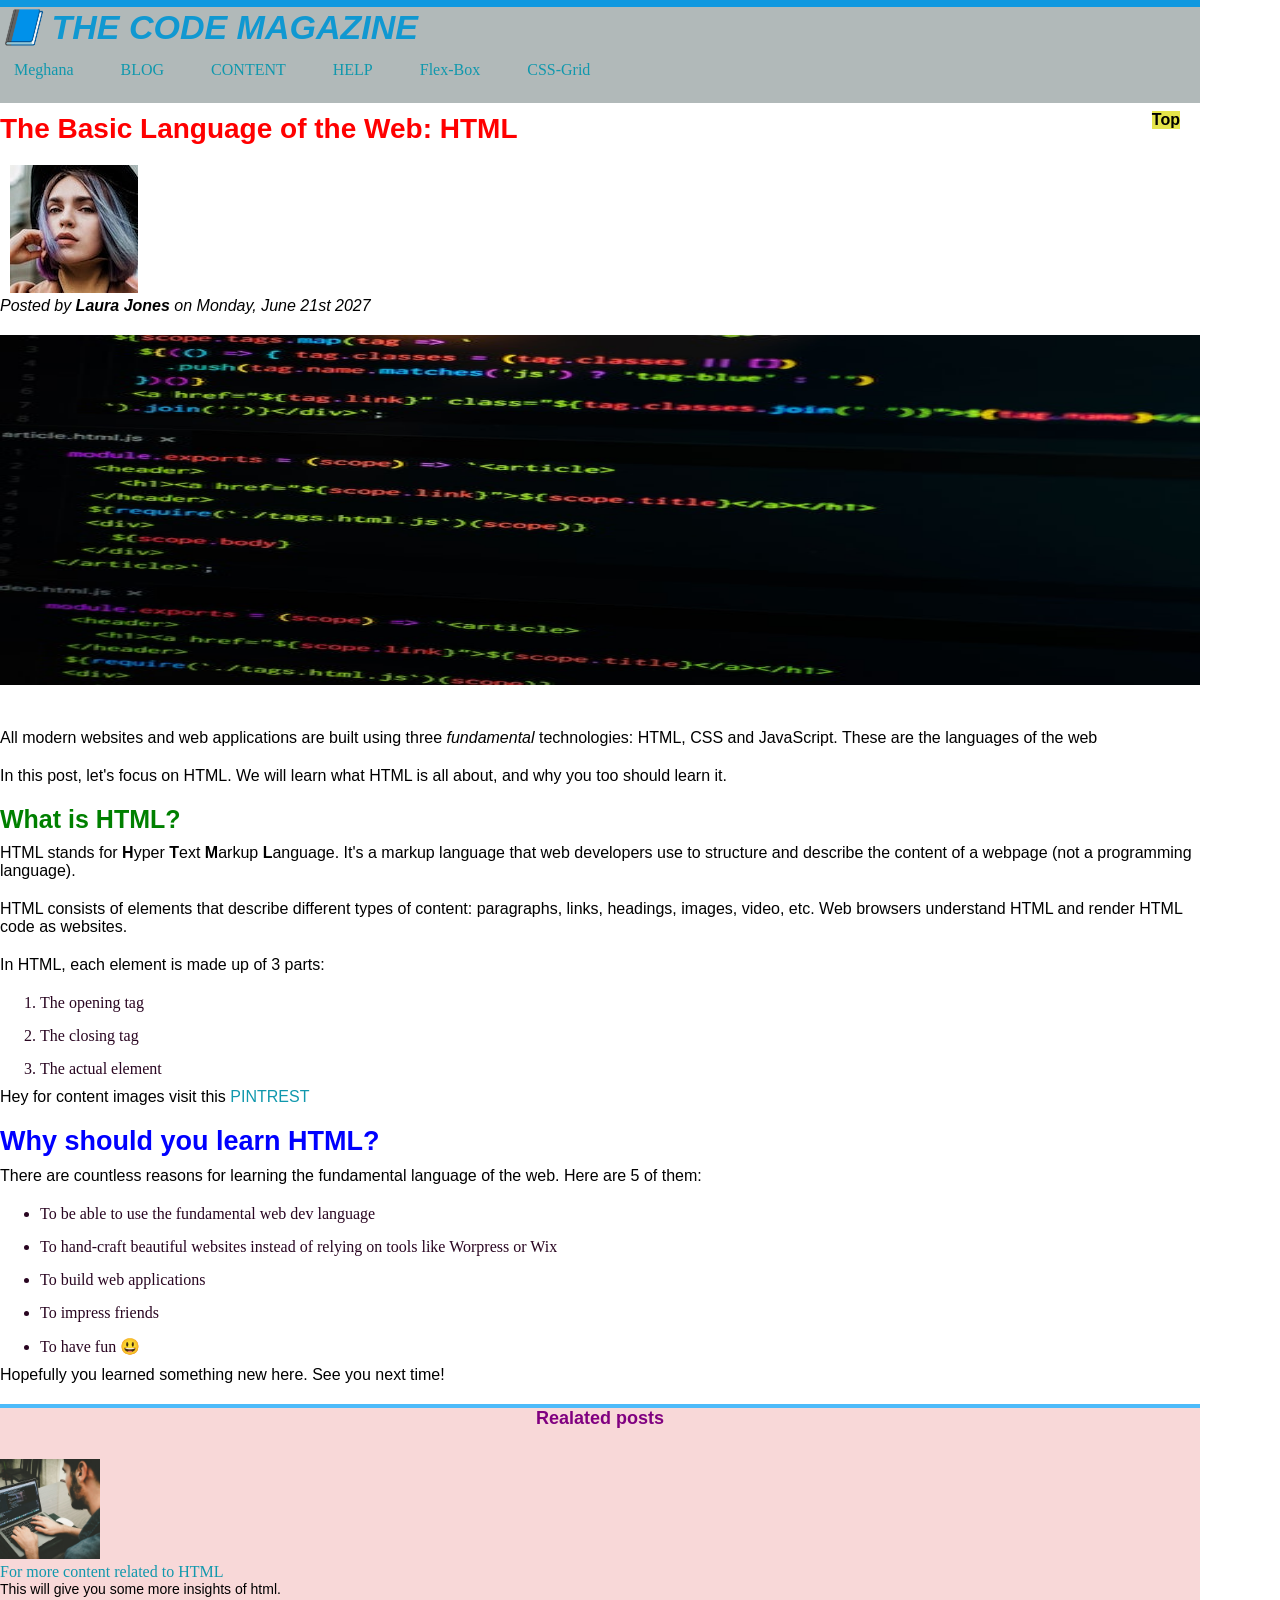
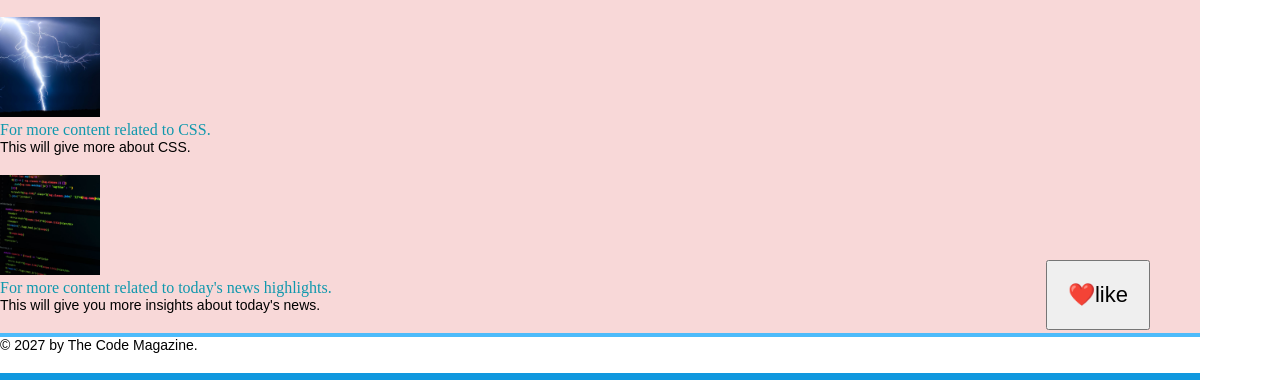
<file: HTML & CSS COURSE/css 3/CSS project/index.html>
<!doctype html>
<html lang="en">
  <head>
    <title>The basic structure of html</title>
    <link href="styling.css" rel="stylesheet">
  </head>
  <body>
    <div class="container">
    <header class="main-line clearfix">
     <h1>📘 The Code Magazine </h1>
     <!-- nav section started -->
     <nav>
       <a href="https://www.google.com/search?q=MY+WORLD+IS+NOTHING&rlz=1C1CHBF_enIN1198IN1198&oq=MY+WORLD+IS+NOTHING&gs_lcrp=EgZjaHJvbWUyBggAEEUYOTIICAEQABgWGB4yCAgCEAAYFhgeMggIAxAAGBYYHjIICAQQABgWGB4yCAgFEAAYFhgeMggIBhAAGBYYHjIICAcQABgWGB4yCAgIEAAYFhgeMggICRAAGBYYHtIBCTEwMzMyajBqN6gCCLACAfEFbJYjPMc4xiw&sourceid=chrome&ie=UTF-8" target="_blank">Meghana</a> 
        <a href="BLOG.html">BLOG</a> 
        <a href="CONTACT.html">CONTENT</a>
        <a href="https://support.google.com/chrome?p=help&ctx=keyboard#topic=7439538">HELP</a>
        <a href="flexbox.html">Flex-Box</a>
        <a href="css-grid.html">CSS-Grid</a>
     </nav>
     <div class="clear"></div>
      <!-- nav section closed -->
    </header>

    <article>
        

      <header class="post-header">
        

       <h2>The Basic Language of the Web: HTML</h2>
       <div class="s-nd">
         <img class="gap" src="images/laura-jones.jpg" alt="image of a girl"> 
    
          <p class="author"> Posted by <strong>Laura Jones</strong> on Monday, June 21st 2027</p>
          </div>
          <img src="images/related-3.jpg" 
          alt="image of set of code on a desktop"
          class="post-2nd-image">
      

      </header>
       <p>All modern websites and web applications are built using three <em>fundamental</em> technologies: HTML, CSS and JavaScript. These are the languages of the web </p>
       <p>In this post, let's focus on HTML. We will learn what HTML is all about, and why you too should learn it.</p>
       
       
       <h3>What is HTML?</h3>
       <p>HTML stands for <strong>H</strong>yper <strong>T</strong>ext <strong>M</strong>arkup <strong>L</strong>anguage</strong>. It's a markup language that web developers use to structure and describe the content of a webpage (not a programming language).</p>
       <p>HTML consists of elements that describe different types of content: paragraphs, links, headings,
       images, video, etc. Web browsers understand HTML and render HTML code as websites.  </p>
       <p>In HTML, each element is made up of 3 parts: </p>
       <ol>
        <li >The opening tag</li>
        <li>The closing tag</li>
        <li>The actual element</li>
       </ol> 
       <P>Hey for content images visit this
       <a href="https://www.google.com/search?q=PINTERST&rlz=1C1CHBF_enIN1198IN1198&oq=PINTERST&gs_lcrp=EgZjaHJvbWUyBggAEEUYOTIGCAEQRRhAMhEIAhAAGAoYCxiDARixAxiABDIRCAMQABgKGAsYgwEYsQMYgAQyDggEEAAYChgLGLEDGIAEMg4IBRAAGAoYCxixAxiABDIOCAYQABgKGAsYsQMYgAQyEQgHEAAYChgLGIMBGLEDGIAE0gEJODAzMWowajE1qAIAsAIA&sourceid=chrome&ie=UTF-8" target="_blank">PINTREST</a>
       </P>
       <h4>Why should you learn HTML?</h4>
       <p>There are countless reasons for learning the fundamental language of the web. Here are 5 of them:</p>
        <ul>
          <li >To be able to use the fundamental web dev language</li>
          <li>To hand-craft beautiful websites instead of relying on tools like Worpress or Wix</li>
          <li>To build web applications</li>
          <li>To impress friends</li>
          <li>To have fun 😃</li>

        </ul>
       <p>Hopefully you learned something new here. See you next time!</p>
    </article>
    <aside>
       <h5>Realated posts</h5>
         <ul  class="related" >
            <li class="related-post">
              <img src="images/related-1.jpg" 
                  alt="image one for challenge"             
                  width="100"
                  height="100"/>
                  <div>  
                  <a  class="related-link" href="https://www.google.com/search?q=html+programming&rlz=1C1CHBF_enIN1198IN1198&oq=html+programming&gs_lcrp=EgZjaHJvbWUyCQgAEEUYORiABDIHCAEQABiABDIHCAIQABiABDIHCAMQABiABDIHCAQQABiABDIHCAUQABiABDIHCAYQABiABDIHCAcQABiABDIHCAgQABiABDIHCAkQABiABNIBCDU0NzNqMGo3qAIIsAIB8QUDeVXovxGryg&sourceid=chrome&ie=UTF-8">                For more content related to HTML</a>
                  <p class="related-authors">This will give you some more insights of html.</p>
                  </div>
                </li>
             <li class="related-post"> 
                <img src="images/related-2.jpg" 
                 alt="image two for challenge"
                 width="100"
                 height="100"/>
                 <div>  
                 <a class="related-linm" href="https://www.google.com/search?q=css+programming+language&sca_esv=99a3a19d4b3b1f94&rlz=1C1CHBF_enIN1198IN1198&sxsrf=ANbL-n7yp_cktZugGazSs736cyVKA9KSGA%3A1770942957923&ei=7XGOacyEOLSXseMPsrfWkQQ&biw=1366&bih=633&oq=CSS+PRO&gs_lp=[base64]&sclient=gws-wiz-serp">For more content related to CSS.</a>
                 <p class="related-authors">This will give more about CSS. </p>
                 </div>
                
              </ii>
             <li class="related-post">
              <img src="images/related-3.jpg" alt="image about image"
                 width="100"
                  height="100"/> 
                  <div> 
                  

                    <a class="related-link" href="https://www.google.com/search?q=today+news&rlz=1C1CHBF_enIN1198IN1198&oq=today+news&gs_lcrp=[base64]&sourceid=chrome&ie=UTF-8&zx=1770944812287&no_sw_cr=1"> For more content related to today's news highlights.</a>
              
              <p class="related-authors">This will give you more insights about today's news.</p>
              </div>
              
              </li>
          </ul>

      </aside>
      
       <footer>
         <p>&copy 2027 by The Code Magazine.</p>
        </footer>
</div>
  <button>❤️like</button>
  </body>
</html>
</file>
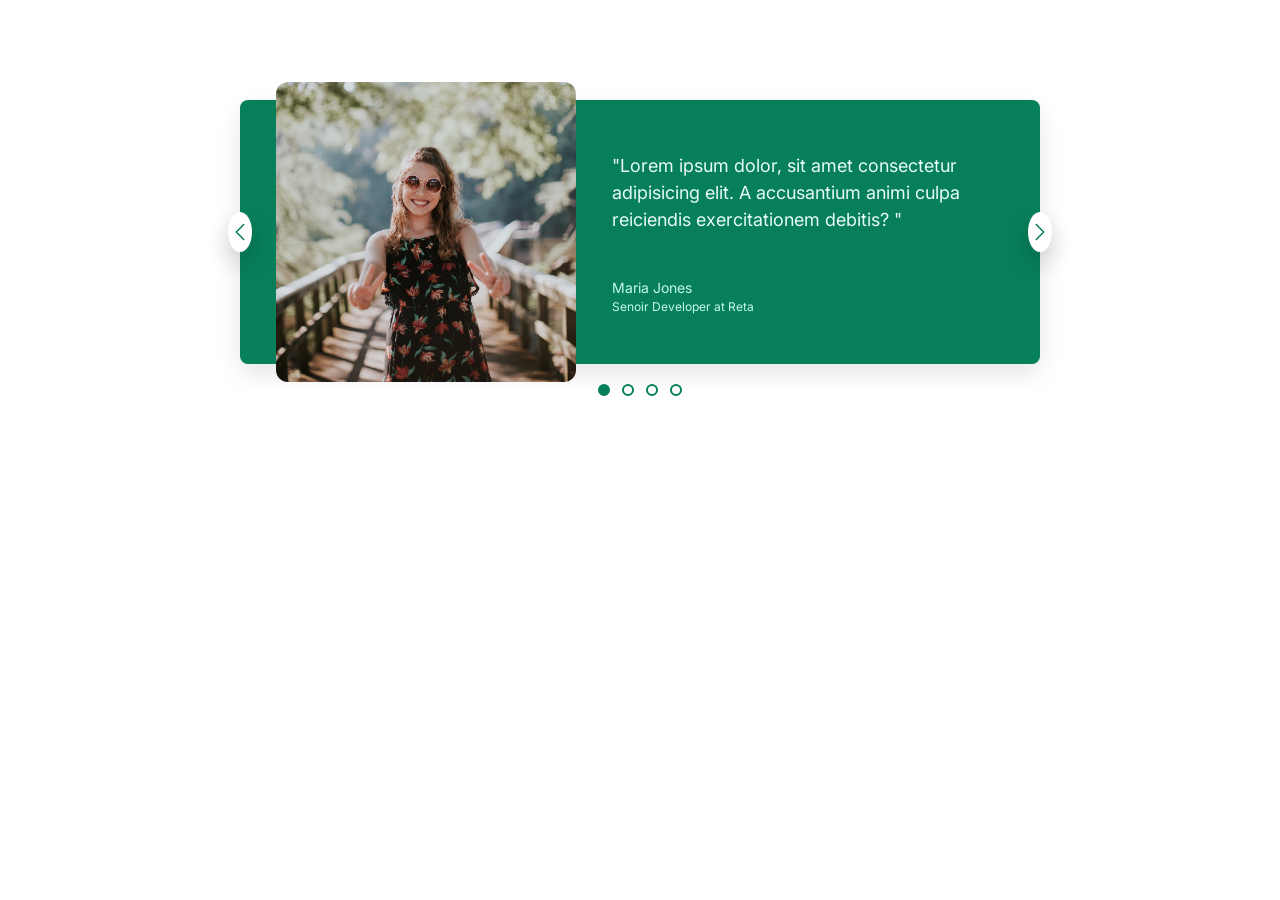
<file: HTML & CSS COURSE/Components/02-Carousel.html>
<!doctype html>
<html lang="en">
  <head>
    <meta charset="UTF-8" />
    <meta name="viewport" content="width=device-width, initial-scale=1.0" />
    <link
      href="https://fonts.googleapis.com/css2?family=Inter:ital,opsz,wght@0,14..32,100..900;1,14..32,100..900&display=swap"
      rel="stylesheet"
    />
    <title>02-Carousel</title>
    <style>
      /*
       SPACING SYSTEM (px)
       2 / 4 / 8 / 12 / 16 / 24 / 32 / 48 / 64 / 80 / 96 / 128

       FONT SIZE SYSTEM (px)
       10 / 12 / 14 / 16 / 18 / 20 / 24 / 30 / 36 / 44 / 52 / 62 / 74 / 86 / 98
       */

      /*MAIN COLOR #087f5b */
      /* GREY COLOR #099268  */
      * {
        margin: 0;
        padding: 0;
        box-sizing: border-box;
      }

      body {
        font-family: "inter", sans-serif;
        color: #343a40;
        line-height: 1;
      }
      img {
        height: 200px;
        border-radius: 8px;
        transform: scale(1.5);
      }

      .carousel {
        width: 800px;
        background-color: #087f5b;
        padding: 32px;
        padding-left: 86px;
        border-radius: 8px;
        margin: 100px auto;
        display: flex;
        gap: 86px;
        align-items: center;
        box-shadow: 0 10px 24px rgba(0, 0, 0, 0.1);
        position: relative;
      }
      .btn {
        background-color: #fff;
        border: none;
        height: 40px;

        position: absolute;
        border-radius: 50%;
        box-shadow: 0 12px 24px rgba(0, 0, 0, 0.2);
        cursor: pointer;
        display: flex;
        align-items: center;
        justify-content: center;
        box-shadow: 0 12px 40px rgba(0, 0, 0, 0, 2);
      }

      .btn-icon {
        height: 24px;
        width: 24px;
        stroke: #087f5b;
      }
      .btn--left {
        left: 0;
        top: 50%;
        transform: translate(-50%, -50%);
      }
      .btn--right {
        right: 0;
        top: 50%;
        transform: translate(50%, -50%);
      }

      .text {
        font-size: 18px;
        font-weight: 500px;
        line-height: 1.5;
        margin-bottom: 48px;
        color: #e6fcf5;
      }

      .auther-name {
        font-size: 14px;
        margin-bottom: 6px;
        color: #c3fae8;
      }
      .auther-job {
        font-size: 12px;
        color: #c3fae8;
      }
      .dots {
        position: absolute;
        left: 50%;
        bottom: 0;
        transform: translate(-50%, 32px);

        display: flex;
        gap: 12px;
      }
      .dot {
        height: 12px;
        width: 12px;
        background-color: #fff;
        border: 2px solid #087f5b;
        border-radius: 50%;
        cursor: pointer;
      }
      .dot--fill {
        background-color: #087f5b;
      }
    </style>
  </head>
  <body>
    <div class="carousel">
      <img src="maria.jpg" alt="Auther-img" />
      <blockquote class="tutorial">
        <p class="text">
          "Lorem ipsum dolor, sit amet consectetur adipisicing elit. A
          accusantium animi culpa reiciendis exercitationem debitis? "
        </p>
        <p class="auther-name">Maria Jones</p>
        <p class="auther-job">Senoir Developer at Reta</p>
      </blockquote>
      <button class="btn btn--left">
        <svg
          xmlns="http://www.w3.org/2000/svg"
          fill="none"
          viewBox="0 0 24 24"
          stroke-width="1.5"
          stroke="currentColor"
          class="btn-icon"
        >
          <path
            stroke-linecap="round"
            stroke-linejoin="round"
            d="M15.75 19.5 8.25 12l7.5-7.5"
          />
        </svg>
      </button>
      <button class="btn btn--right">
        <svg
          xmlns="http://www.w3.org/2000/svg"
          fill="none"
          viewBox="0 0 24 24"
          stroke-width="1.5"
          stroke="currentColor"
          class="btn-icon"
        >
          <path
            stroke-linecap="round"
            stroke-linejoin="round"
            d="m8.25 4.5 7.5 7.5-7.5 7.5"
          />
        </svg>
      </button>
      <div class="dots">
        <button class="dot dot--fill">&nbsp;</button>
        <button class="dot">&nbsp;</button>
        <button class="dot">&nbsp;</button>
        <button class="dot">&nbsp;</button>
      </div>
    </div>
  </body>
</html>
</file>
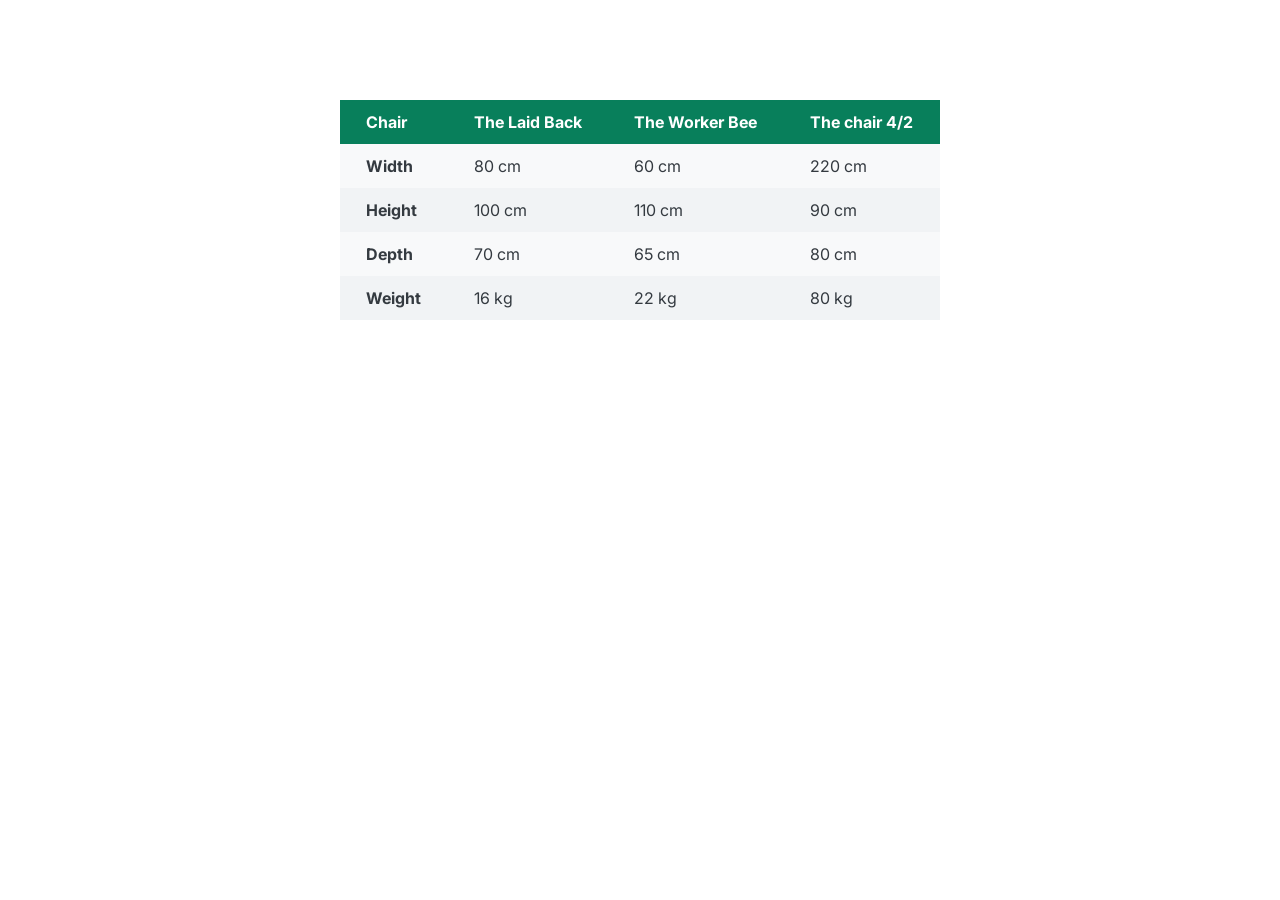
<file: HTML & CSS COURSE/Components/03-Table.html>
<!doctype html>
<html lang="en">
  <head>
    <meta charset="UTF-8" />
    <meta name="viewport" content="width=device-width, initial-scale=1.0" />
    <link
      href="https://fonts.googleapis.com/css2?family=Inter:ital,opsz,wght@0,14..32,100..900;1,14..32,100..900&display=swap"
      rel="stylesheet"
    />
    <title>02-Carousel</title>
    <style>
      /*
       SPACING SYSTEM (px)
       2 / 4 / 8 / 12 / 16 / 24 / 32 / 48 / 64 / 80 / 96 / 128

       FONT SIZE SYSTEM (px)
       10 / 12 / 14 / 16 / 18 / 20 / 24 / 30 / 36 / 44 / 52 / 62 / 74 / 86 / 98
       */

      /*MAIN COLOR #087f5b */
      /* GREY COLOR #099268  */
      * {
        margin: 0;
        padding: 0;
        box-sizing: border-box;
      }

      body {
        font-family: "inter", sans-serif;
        color: #343a40;
        line-height: 1;
        margin: 100px auto;
        display: flex;
        justify-content: center;
      }
      table {
        width: 600px;
        /* border: 1px solid #099268; */
        border-collapse: collapse;
      }
      td,
      th {
        /* border: 1px solid #099268; */
        padding: 14px 26px;
        text-align: left;
      }

      tbody tr:nth-child(odd) {
        background-color: #f8f9fa;
      }
      tbody tr:nth-child(even) {
        background-color: #f1f3f5;
      }
      thead {
        background-color: #087f5b;
        color: #fff;
        font-size: 16px;
      }
    </style>
  </head>
  <body>
    <table>
      <thead>
        <tr>
          <th>Chair</th>
          <th>The Laid Back</th>
          <th>The Worker Bee</th>
          <th>The chair 4/2</th>
        </tr>
      </thead>
      <tbody>
        <tr>
          <th>Width</th>
          <td>80 cm</td>
          <td>60 cm</td>
          <td>220 cm</td>
        </tr>
        <tr>
          <th>Height</th>
          <td>100 cm</td>
          <td>110 cm</td>
          <td>90 cm</td>
        </tr>
        <tr>
          <th>Depth</th>
          <td>70 cm</td>
          <td>65 cm</td>
          <td>80 cm</td>
        </tr>
        <tr>
          <th>Weight</th>
          <td>16 kg</td>
          <td>22 kg</td>
          <td>80 kg</td>
        </tr>
      </tbody>
    </table>
  </body>
</html>
</file>
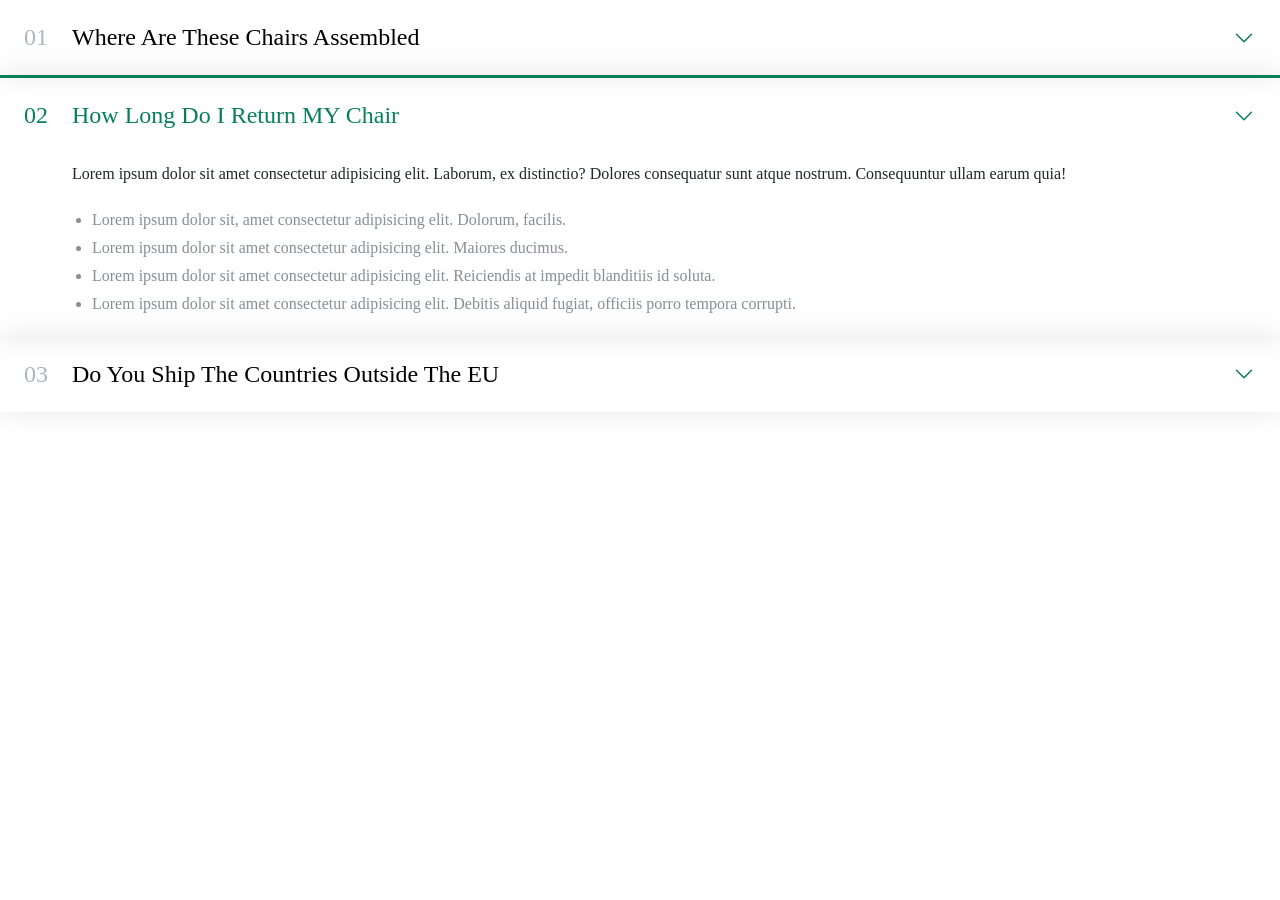
<file: HTML & CSS COURSE/Components/accordion-1.html>
<!doctype html>
<html lang="en">
  <head>
    <meta charset="UTF-8" />
    <meta name="viewport" content="width=device-width, initial-scale=1.0" />
    <link
      href="https://fonts.googleapis.com/css2?family=Inter:ital,opsz,wght@0,14..32,100..900;1,14..32,100..900&display=swap"
      rel="stylesheet"
    />
    <title>Accordion_1</title>
    <style>
      /*
      SPACING SYSTEM (px)
      2 / 4 / 8 / 12 / 16 / 24 / 32 / 48 / 64 / 80 / 96 / 128

      FONT SIZE SYSTEM (px)
      10 / 12 / 14 / 16 / 18 / 20 / 24 / 30 / 36 / 44 / 52 / 62 / 74 / 86 / 98
      */

      /*MAIN COLOR #087f5b */
      /* GREY COLOR #099268  */
      * {
        margin: 0;
        padding: 0;
        box-sizing: border-box;
      }

      /* ------------------------ */
      /* GENERAL STYLES */
      /* ------------------------ */        font-family: "inter", sans-serif;
        color: #343a40;
        line-height: 1;
      }
      .accordion {
        width: 700px;
        margin: 100px auto;
        display: flex;
        flex-direction: column;
        gap: 24px;
      }
      .item {
        box-shadow: 0 0 30px rgba(0, 0, 0, 0.1);
        padding: 24px;
        display: grid;
        grid-template-columns: auto 1fr auto;
        column-gap: 24px;
        row-gap: 32px;
        align-items: center;
      }
      .hidden-box {
        grid-column: 2;
        display: none;
      }
      .num,
      .text {
        font-size: 24px;
        font-weight: 500;
      }
      .num {
        color: #adb5bd;
      }
      .open {
        border-top: 3px solid #087f5b;
      }
      .open .hidden-box {
        display: block;
      }
      .open .num,
      .open .text {
        color: #087f5b;
      }

      .icon {
        width: 24px;
        height: 24px;
        stroke: #087f5b;
      }
      .hidden-box p {
        line-height: 1.6;
        margin-bottom: 24px;
        color: #212529;
      }

      .hidden-box ul {
        color: #868e96;
        margin-left: 20px;
        display: flex;
        gap: 10px;
        flex-direction: column;
      }
    </style>
  </head>
  <body>
    <div class="accordion">
      <div class="item">
        <p class="num">01</p>
        <p class="text">Where Are These Chairs Assembled</p>
        <svg
          xmlns="http://www.w3.org/2000/svg"
          fill="none"
          viewBox="0 0 24 24"
          stroke-width="1.5"
          stroke="currentColor"
          class="icon"
        >
          <path
            stroke-linecap="round"
            stroke-linejoin="round"
            d="m19.5 8.25-7.5 7.5-7.5-7.5"
          />
        </svg>
        <div class="hidden-box">
          <p>
            Lorem ipsum dolor sit amet consectetur adipisicing elit. Laborum, ex
            distinctio? Dolores consequatur sunt atque nostrum. Consequuntur
            ullam earum quia!
          </p>

          <ul>
            <li>
              Lorem ipsum dolor sit, amet consectetur adipisicing elit. Dolorum,
              facilis.
            </li>
            <li>
              Lorem ipsum dolor sit amet consectetur adipisicing elit. Maiores
              ducimus.
            </li>
            <li>
              Lorem ipsum dolor sit amet consectetur adipisicing elit.
              Reiciendis at impedit blanditiis id soluta.
            </li>
            <li>
              Lorem ipsum dolor sit amet consectetur adipisicing elit. Debitis
              aliquid fugiat, officiis porro tempora corrupti.
            </li>
          </ul>
        </div>
      </div>

      <div class="item open">
        <p class="num">02</p>
        <p class="text">How Long Do I Return MY Chair</p>
        <svg
          xmlns="http://www.w3.org/2000/svg"
          fill="none"
          viewBox="0 0 24 24"
          stroke-width="1.5"
          stroke="currentColor"
          class="icon"
        >
          <path
            stroke-linecap="round"
            stroke-linejoin="round"
            d="m19.5 8.25-7.5 7.5-7.5-7.5"
          />
        </svg>
        <div class="hidden-box">
          <p>
            Lorem ipsum dolor sit amet consectetur adipisicing elit. Laborum, ex
            distinctio? Dolores consequatur sunt atque nostrum. Consequuntur
            ullam earum quia!
          </p>

          <ul>
            <li>
              Lorem ipsum dolor sit, amet consectetur adipisicing elit. Dolorum,
              facilis.
            </li>
            <li>
              Lorem ipsum dolor sit amet consectetur adipisicing elit. Maiores
              ducimus.
            </li>
            <li>
              Lorem ipsum dolor sit amet consectetur adipisicing elit.
              Reiciendis at impedit blanditiis id soluta.
            </li>
            <li>
              Lorem ipsum dolor sit amet consectetur adipisicing elit. Debitis
              aliquid fugiat, officiis porro tempora corrupti.
            </li>
          </ul>
        </div>
      </div>

      <div class="item">
        <p class="num">03</p>
        <p class="text">Do You Ship The Countries Outside The EU</p>
        <svg
          xmlns="http://www.w3.org/2000/svg"
          fill="none"
          viewBox="0 0 24 24"
          stroke-width="1.5"
          stroke="currentColor"
          class="icon"
        >
          <path
            stroke-linecap="round"
            stroke-linejoin="round"
            d="m19.5 8.25-7.5 7.5-7.5-7.5"
          />
        </svg>
        <div class="hidden-box">
          <p>
            Lorem ipsum dolor sit amet consectetur adipisicing elit. Laborum, ex
            distinctio? Dolores consequatur sunt atque nostrum. Consequuntur
            ullam earum quia!
          </p>

          <ul>
            <li>
              Lorem ipsum dolor sit, amet consectetur adipisicing elit. Dolorum,
              facilis.
            </li>
            <li>
              Lorem ipsum dolor sit amet consectetur adipisicing elit. Maiores
              ducimus.
            </li>
            <li>
              Lorem ipsum dolor sit amet consectetur adipisicing elit.
              Reiciendis at impedit blanditiis id soluta.
            </li>
            <li>
              Lorem ipsum dolor sit amet consectetur adipisicing elit. Debitis
              aliquid fugiat, officiis porro tempora corrupti.
            </li>
          </ul>
        </div>
      </div>
    </div>
  </body>
</html>
</file>
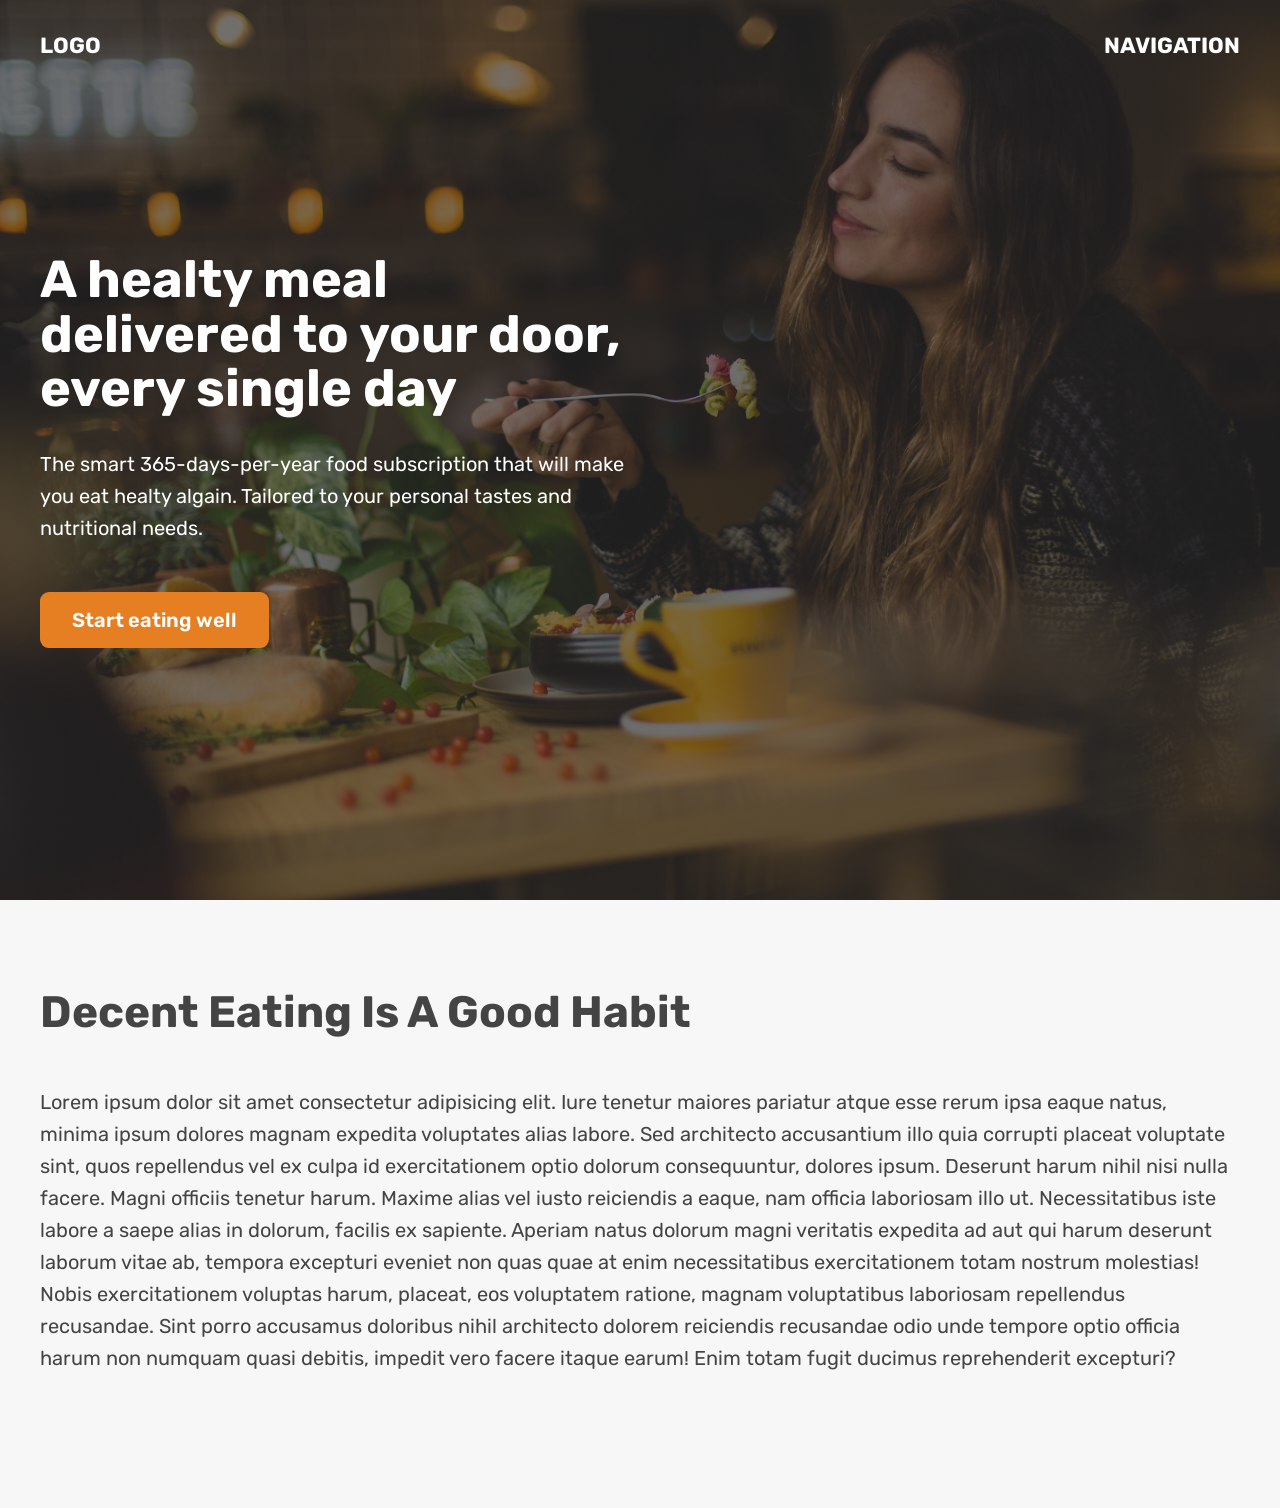
<file: HTML & CSS COURSE/Components/heropage.html>
<!doctype html>
<html lang="en">
  <head>
    <meta charset="UTF-8" />
    <meta name="viewport" content="width=device-width, initial-scale=1.0" />
    <title>Hero-section</title>
    <link rel="preconnect" href="https://fonts.googleapis.com" />
    <link rel="preconnect" href="https://fonts.gstatic.com" crossorigin />
    <link
      href="https://fonts.googleapis.com/css2?family=Inter:ital,opsz,wght@0,14..32,100..900;1,14..32,100..900&family=Rubik:ital,wght@0,300..900;1,300..900&display=swap"
      rel="stylesheet"
    />
    <style>
      * {
        margin: 0;
        padding: 0;
        box-sizing: border-box;
      }
      html {
        font-family: "rubik", sans-serif;
        color: #444;
      }
      header {
        height: 100vh;
        position: relative;

        background-image:
          linear-gradient(rgba(34, 34, 34, 0.6), rgba(34, 34, 34, 0.6)),
          url(hero.jpg);
        background-size: cover;
        color: #fff;
      }

      .container {
        width: 1200px;
        margin: 0 auto;
      }
      nav {
        font-size: 22px;
        font-weight: 700;
        display: flex;
        justify-content: space-between;
        padding-top: 32px;
      }

      .btn:link,
      .btn:visited {
        font-size: 20px;
        font-weight: 600;
        background-color: #e67e22;
        color: #fff;
        text-decoration: none;
        display: inline-block;
        padding: 16px 32px;
        border-radius: 9px;
      }

      h1 {
        font-size: 52px;
        margin-bottom: 32px;
        line-height: 1.05;
      }

      p {
        font-size: 20px;
        line-height: 1.6;
        margin-bottom: 48px;
      }

      .header-container {
        width: 1200px;
        position: absolute;

        left: 50%;
        top: 50%;
        transform: translate(-50%, -50%);
      }
      .header-container-inside {
        width: 50%;
      }

      section {
        padding: 86px 0;
        background-color: #f7f7f7;
      }

      h2 {
        font-size: 44px;
        margin-bottom: 48px;
      }
    </style>
  </head>
  <body>
    <header>
      <nav class="container">
        <div>LOGO</div>
        <div>NAVIGATION</div>
      </nav>
      <div class="header-container">
        <div class="header-container-inside">
          <h1>A healty meal delivered to your door, every single day</h1>
          <p>
            The smart 365-days-per-year food subscription that will make you eat
            healty algain. Tailored to your personal tastes and nutritional
            needs.
          </p>
          <a href="#" class="btn">Start eating well</a>
        </div>
      </div>
    </header>
    <section>
      <div class="container">
        <h2>Decent Eating Is A Good Habit</h2>
        <p>
          Lorem ipsum dolor sit amet consectetur adipisicing elit. Iure tenetur
          maiores pariatur atque esse rerum ipsa eaque natus, minima ipsum
          dolores magnam expedita voluptates alias labore. Sed architecto
          accusantium illo quia corrupti placeat voluptate sint, quos
          repellendus vel ex culpa id exercitationem optio dolorum consequuntur,
          dolores ipsum. Deserunt harum nihil nisi nulla facere. Magni officiis
          tenetur harum. Maxime alias vel iusto reiciendis a eaque, nam officia
          laboriosam illo ut. Necessitatibus iste labore a saepe alias in
          dolorum, facilis ex sapiente. Aperiam natus dolorum magni veritatis
          expedita ad aut qui harum deserunt laborum vitae ab, tempora excepturi
          eveniet non quas quae at enim necessitatibus exercitationem totam
          nostrum molestias! Nobis exercitationem voluptas harum, placeat, eos
          voluptatem ratione, magnam voluptatibus laboriosam repellendus
          recusandae. Sint porro accusamus doloribus nihil architecto dolorem
          reiciendis recusandae odio unde tempore optio officia harum non
          numquam quasi debitis, impedit vero facere itaque earum! Enim totam
          fugit ducimus reprehenderit excepturi?
        </p>
      </div>
    </section>
  </body>
</html>
</file>
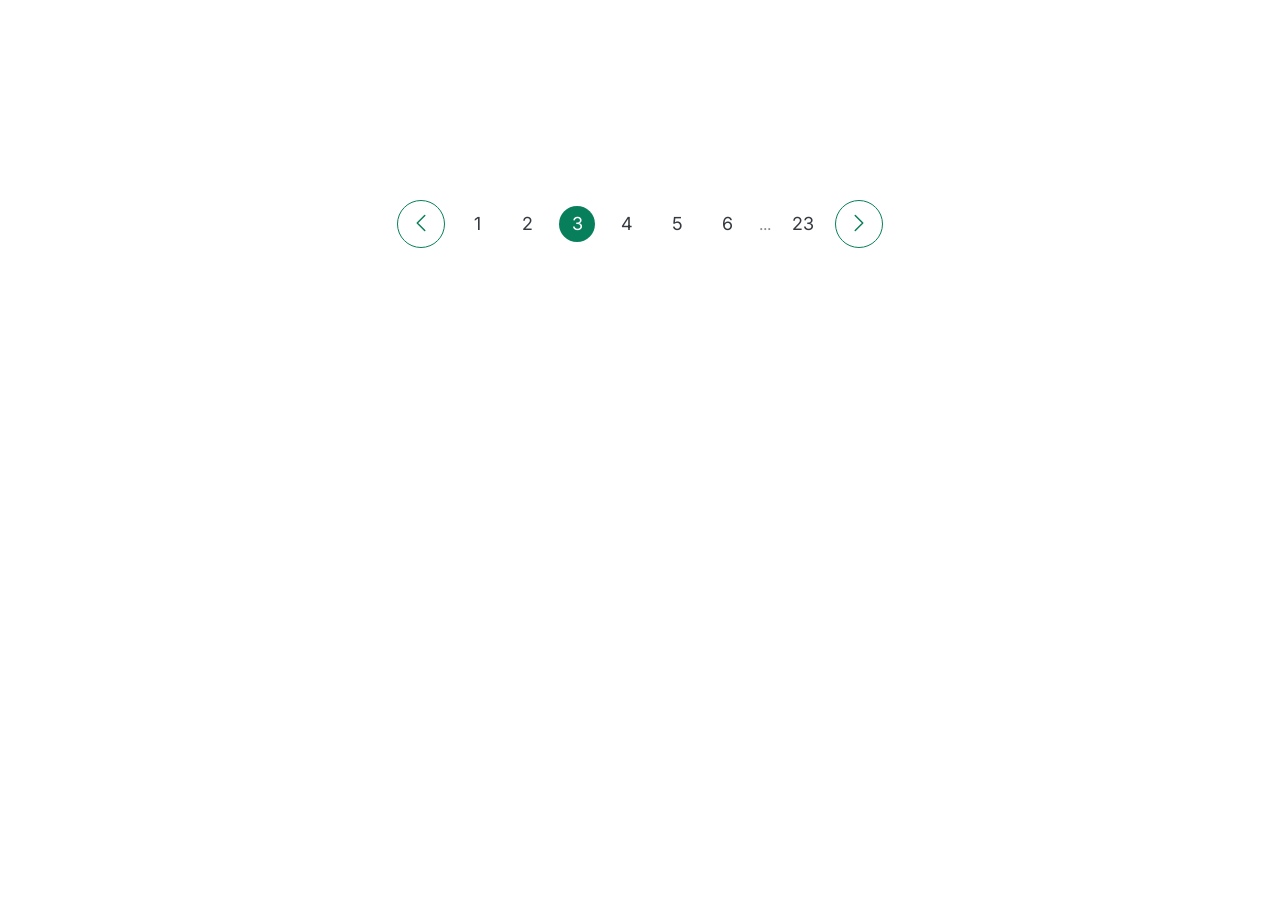
<file: HTML & CSS COURSE/Components/pagination.html>
<!doctype html>
<html lang="en">
  <head>
    <meta charset="UTF-8" />
    <meta name="viewport" content="width=device-width, initial-scale=1.0" />
    <link
      href="https://fonts.googleapis.com/css2?family=Inter:ital,opsz,wght@0,14..32,100..900;1,14..32,100..900&display=swap"
      rel="stylesheet"
    />
    <title>Pagination</title>

    <style>
      /*
             SPACING SYSTEM (px)
             2 / 4 / 8 / 12 / 16 / 24 / 32 / 48 / 64 / 80 / 96 / 128

             FONT SIZE SYSTEM (px)
             10 / 12 / 14 / 16 / 18 / 20 / 24 / 30 / 36 / 44 / 52 / 62 / 74 / 86 / 98
             */

      /*MAIN COLOR #087f5b */
      /* GREY COLOR #099268  */
      * {
        margin: 0;
        padding: 0;
        box-sizing: border-box;
      }

      body {
        font-family: "inter", sans-serif;
        color: #343a40;
        line-height: 1;
        margin: 100px auto;
        display: flex;
        justify-content: center;
      }
      .pagination {
        display: flex;
        align-items: center;
        gap: 14px;
        margin-top: 100px;
      }
      .icon {
        height: 24px;
        width: 24px;
        stroke: #087f5b;
      }
      .btn {
        border: 1px solid #087f5b;
        height: 48px;
        width: 48px;
        cursor: pointer;
        background: none;
        border-radius: 50%;
      }
      .btn:hover {
        background-color: #087f5b;
      }
      .btn:hover .icon {
        stroke: #fff;
      }
      .link:link,
      .link:visited {
        font-size: 18px;
        color: #343a40;
        text-decoration: none;
        height: 36px;
        width: 36px;
        display: flex;
        align-items: center;
        justify-content: center;
        border-radius: 50%;
      }
      .link:hover,
      .link:active,
      .link.link-opened {
        background-color: #087f5b;
        color: #fff;
      }

      .dots {
        color: #868e96;
      }
    </style>
  </head>
  <body>
    <div class="pagination">
      <button class="btn">
        <svg
          xmlns="http://www.w3.org/2000/svg"
          fill="none"
          viewBox="0 0 24 24"
          stroke-width="1.5"
          stroke="currentColor"
          class="icon"
        >
          <path
            stroke-linecap="round"
            stroke-linejoin="round"
            d="M15.75 19.5 8.25 12l7.5-7.5"
          />
        </svg>
      </button>
      <a href="1" class="link">1</a>
      <a href="1" class="link">2</a>
      <a href="1" class="link link-opened">3</a>
      <a href="1" class="link">4</a>
      <a href="1" class="link">5</a>
      <a href="1" class="link">6</a>
      <span class="dots">...</span>
      <a href="1" class="link">23</a>

      <button class="btn">
        <svg
          xmlns="http://www.w3.org/2000/svg"
          fill="none"
          viewBox="0 0 24 24"
          stroke-width="1.5"
          stroke="currentColor"
          class="icon"
        >
          <path
            stroke-linecap="round"
            stroke-linejoin="round"
            d="m8.25 4.5 7.5 7.5-7.5 7.5"
          />
        </svg>
      </button>
    </div>
  </body>
</html>
</file>
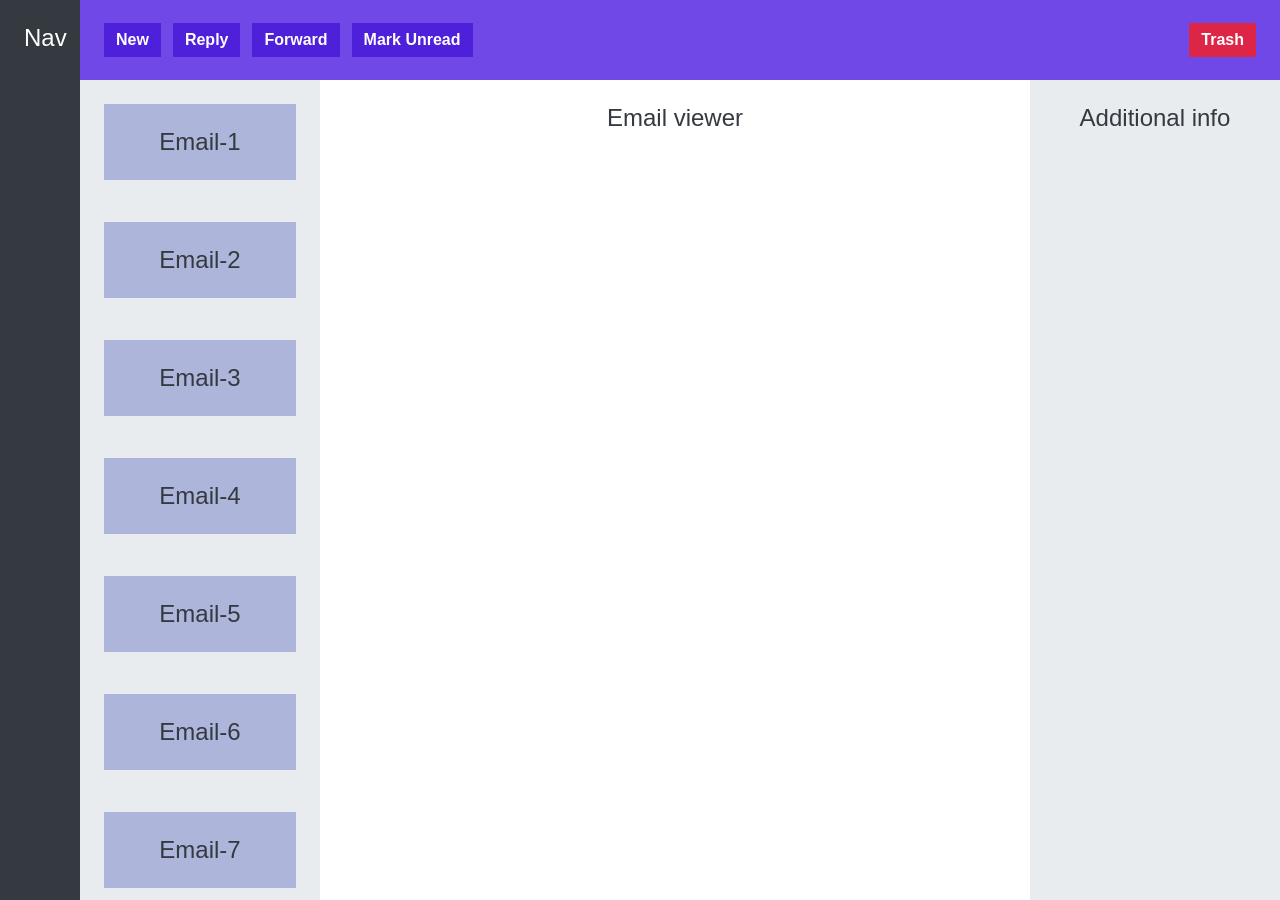
<file: HTML & CSS COURSE/Components/web-layout.html>
<!doctype html>
<html lang="en">
  <head>
    <meta charset="UTF-8" />
    <meta
      name="viewport"
      content="width=
  , initial-scale=1.0"
    />
    <title>layout</title>
    <style>
      * {
        padding: 0;
        margin: 0;
        box-sizing: border-box;
      }
      body {
        font-family: sans-serif;
        color: #343a40;
        font-size: 24px;

        display: grid;
        text-align: center;
        grid-template-columns: 80px 240px 1fr 250px;
        grid-template-rows: 80px 1fr;
        height: 100vh;
      }
      nav,
      menu,
      section,
      main,
      aside {
        padding: 24px;
      }
      nav {
        background-color: #343a40;
        grid-row: 1/-1;
        color: #fff;
      }

      menu {
        background-color: #7048e8;
        color: #fff;
        grid-column: 2/5;
        display: flex;
        align-items: center;
        gap: 12px;
      }

      section {
        background-color: #e9ecef;
        display: flex;
        gap: 42px;
        flex-direction: column;
        overflow: scroll;
      }
      .mail {
        background-color: #adb5db;
        padding: 24px;
        display: flex;
        align-items: center;
        justify-content: center;
        flex-shrink: 0;
      }

      aside {
        background-color: #e9ecef;
      }
      button {
        display: inline-block;
        font-size: 16px;
        font-weight: bold;
        padding: 8px 12px;
        color: #fff;
        background-color: #4e20da;
        border: none;
        cursor: pointer;
      }
      button:last-child {
        background-color: rgb(221, 38, 69);
        margin-left: auto;
      }
    </style>
  </head>
  <body>
    <nav>Nav</nav>
    <menu>
      <button>New</button>
      <button>Reply</button>
      <button>Forward</button>
      <button>Mark Unread</button>
      <button class="btn">Trash</button>
    </menu>

    <section>
      <div class="mail">Email-1</div>
      <div class="mail">Email-2</div>
      <div class="mail">Email-3</div>
      <div class="mail">Email-4</div>
      <div class="mail">Email-5</div>
      <div class="mail">Email-6</div>

      <div class="mail">Email-7</div>
      <div class="mail">Email-8</div>
    </section>
    <main>Email viewer</main>
    <aside>Additional info</aside>
  </body>
</html>
</file>
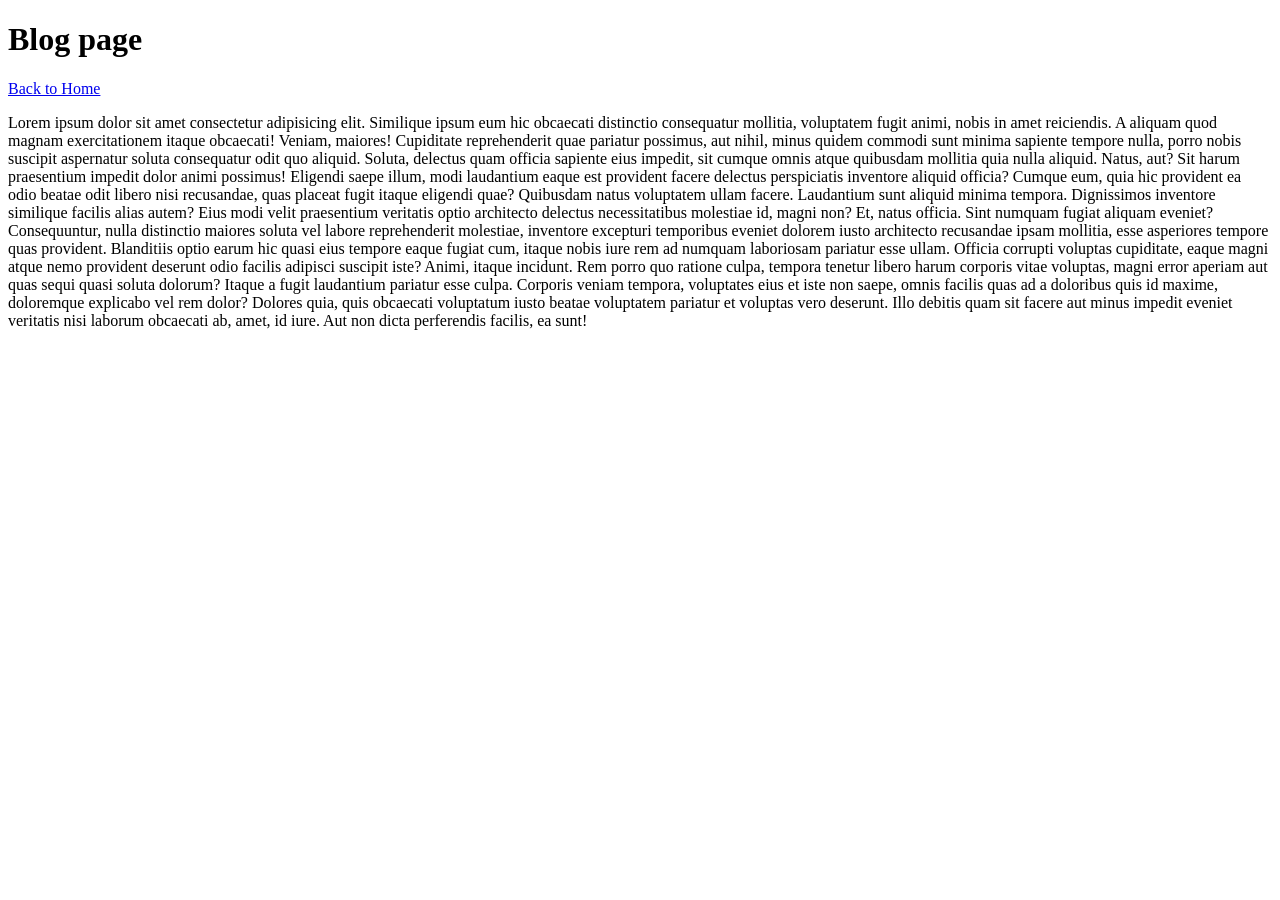
<file: HTML & CSS COURSE/html 1/BLOG.html>
<!DOCTYPE html>
<html lang=""en">
 <head>
   <meta charset="UTF-8">
   <meta name="viewport" content="width=device-width, initial-scale=1.0">
   <title>Blog  </title>

 </head>
 <body>
    <h1>Blog page</h1>  <a href="index.html">Back to Home</a>
     <p>Lorem ipsum dolor sit amet consectetur adipisicing elit. Similique ipsum eum hic obcaecati distinctio consequatur mollitia, voluptatem fugit animi, nobis in amet reiciendis. A aliquam quod magnam exercitationem itaque obcaecati! Veniam, maiores! Cupiditate reprehenderit quae pariatur possimus, aut nihil, minus quidem commodi sunt minima sapiente tempore nulla, porro nobis suscipit aspernatur soluta consequatur odit quo aliquid. Soluta, delectus quam officia sapiente eius impedit, sit cumque omnis atque quibusdam mollitia quia nulla aliquid. Natus, aut? Sit harum praesentium impedit dolor animi possimus! Eligendi saepe illum, modi laudantium eaque est provident facere delectus perspiciatis inventore aliquid officia? Cumque eum, quia hic provident ea odio beatae odit libero nisi recusandae, quas placeat fugit itaque eligendi quae? Quibusdam natus voluptatem ullam facere. Laudantium sunt aliquid minima tempora. Dignissimos inventore similique facilis alias autem? Eius modi velit praesentium veritatis optio architecto delectus necessitatibus molestiae id, magni non? Et, natus officia. Sint numquam fugiat aliquam eveniet? Consequuntur, nulla distinctio maiores soluta vel labore reprehenderit molestiae, inventore excepturi temporibus eveniet dolorem iusto architecto recusandae ipsam mollitia, esse asperiores tempore quas provident. Blanditiis optio earum hic quasi eius tempore eaque fugiat cum, itaque nobis iure rem ad numquam laboriosam pariatur esse ullam. Officia corrupti voluptas cupiditate, eaque magni atque nemo provident deserunt odio facilis adipisci suscipit iste? Animi, itaque incidunt. Rem porro quo ratione culpa, tempora tenetur libero harum corporis vitae voluptas, magni error aperiam aut quas sequi quasi soluta dolorum? Itaque a fugit laudantium pariatur esse culpa. Corporis veniam tempora, voluptates eius et iste non saepe, omnis facilis quas ad a doloribus quis id maxime, doloremque explicabo vel rem dolor? Dolores quia, quis obcaecati voluptatum iusto beatae voluptatem pariatur et voluptas vero deserunt. Illo debitis quam sit facere aut minus impedit eveniet veritatis nisi laborum obcaecati ab, amet, id iure. Aut non dicta perferendis facilis, ea sunt!</p>
 </body>

 </html>
</file>
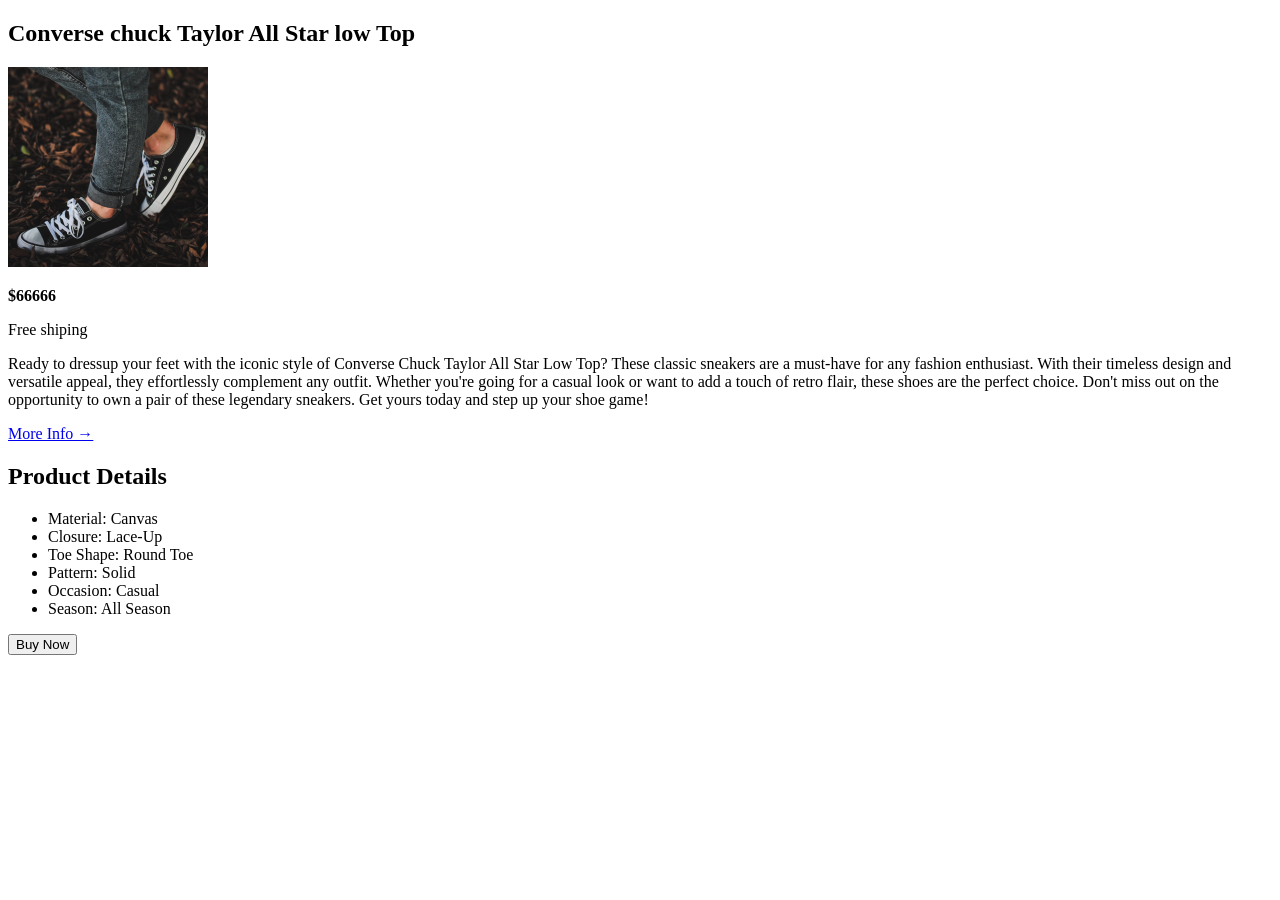
<file: HTML & CSS COURSE/html 1/challenge2.html>
<!DOCTYPE html>
<html lang="en"">
 <head>
  <meta charset="UTF-8"/>
  <meta name="viewport" content="width=device-width, initial-scale=1.0"/>
  <title>Challenge</title> 
 </head>
  <body>
   <article>
    <h2>Converse chuck Taylor All Star low Top</h2>
    <img src="images/challenges.jpg" alt="Test case-1"
    width="200"
    height="200">
    <p><strong> $66666</strong></p>
    <P>Free shiping
     <p>Ready to dressup your feet with the iconic style of Converse Chuck Taylor All Star Low Top? These classic sneakers are a must-have for any fashion enthusiast. With their timeless design and versatile appeal, they effortlessly complement any outfit. Whether you're going for a casual look or want to add a touch of retro flair, these shoes are the perfect choice. Don't miss out on the opportunity to own a pair of these legendary sneakers. Get yours today and step up your shoe game! </P>

     <a href="https://www.myntra.com/" target="_blank">More Info &rarr;</a>
     <h1>Product Details</h1>
   <ul>
    <li>Material: Canvas</li>
    <li>Closure: Lace-Up</li>
    <li>Toe Shape: Round Toe</li>
    <li>Pattern: Solid</li>
    <li>Occasion: Casual</li>
    <li>Season: All Season</li>
   </ul>
   <button>Buy Now</button>
  </article>
  </body>
</html>
</file>
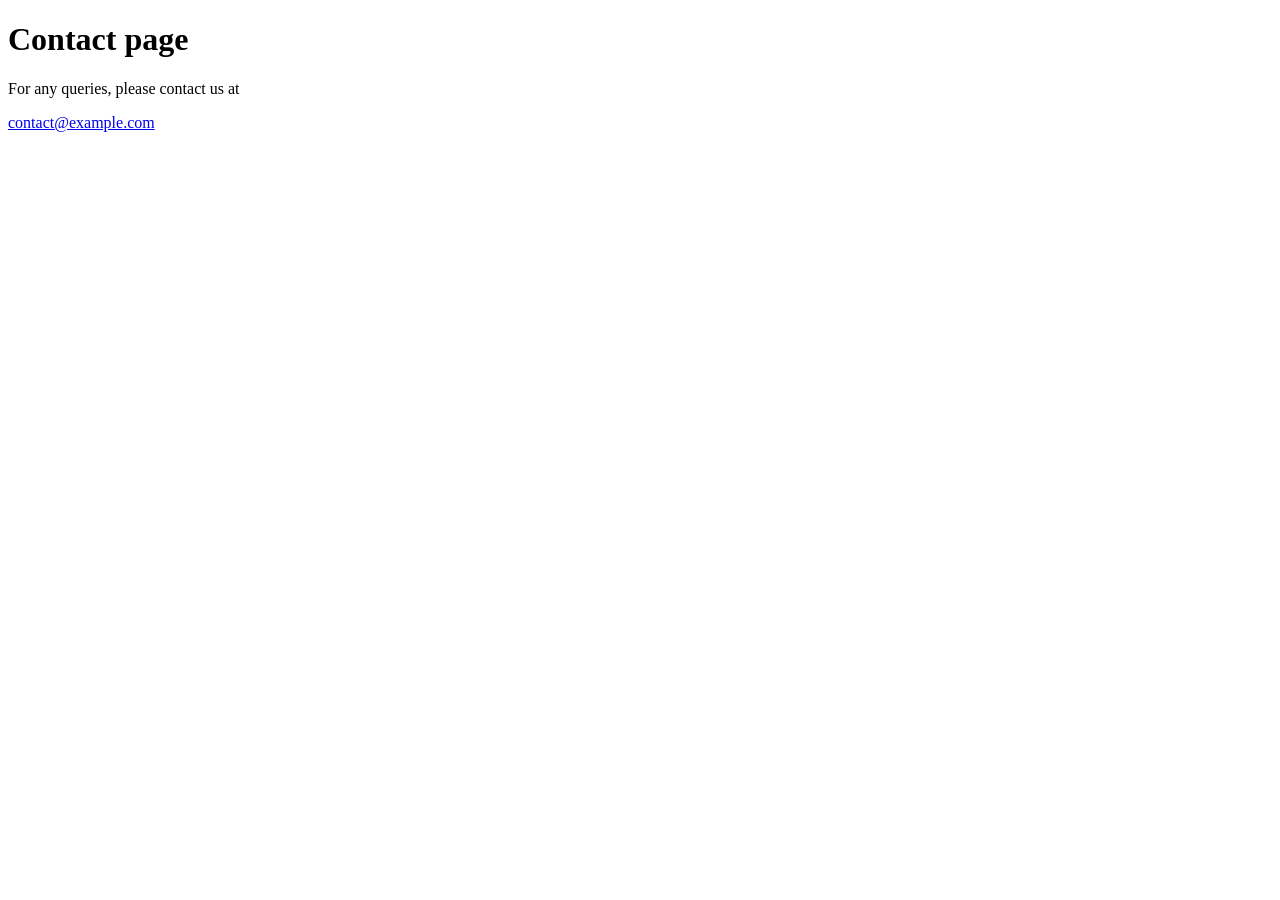
<file: HTML & CSS COURSE/html 1/CONTACT.html>
<!doctype html>
<html lang="en">
  <head>
    <meta charset="UTF-8" />
    <meta name="viewport" content="width=device-width, initial-scale=1.0" />
    <title>Contact</title>
  </head>
  <body>
    <h1>Contact page</h1>
    <p>For any queries, please contact us at</p>
    <a href="mailto:contact@example.com">contact@example.com</a>
  </body>
</html>
</file>
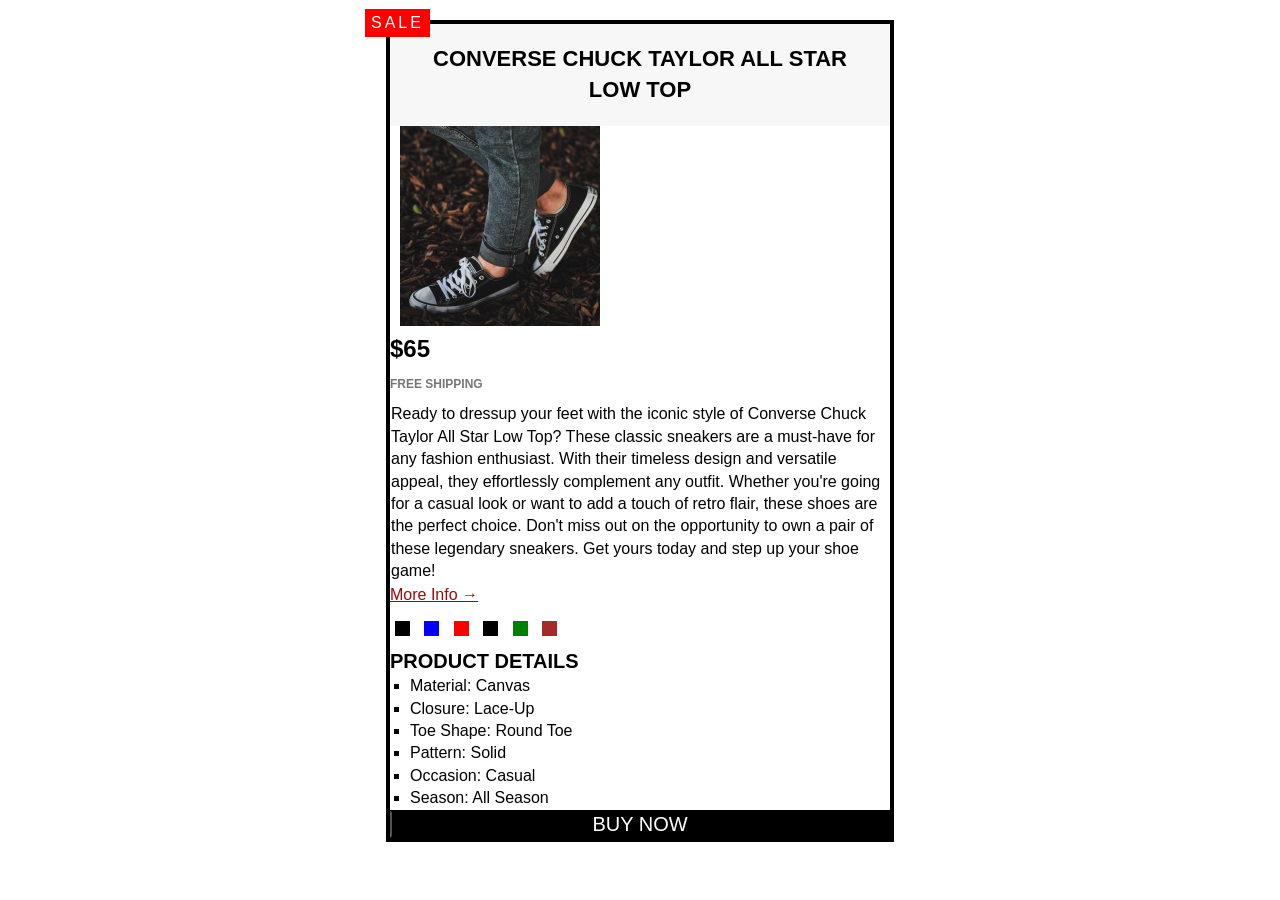
<file: HTML & CSS COURSE/CSS 2/CSS challenge 1/chal1.html>
<!DOCTYPE html>
<html lang="en">
  <link rel="stylesheet" href="chal1.css">
 <head>
  <meta charset="UTF-8"/>
  <meta name="viewport" content="width=device-width, initial-scale=1.0"/>
  <title> CSS Challenge</title> 
 </head>
  <body>
   <article class="product">
         <p class="sale">SALE</p>

    <h1 class="product-title">Converse chuck Taylor All Star low Top</h1>
    <img class="product-image" src="image/challenges.jpg" alt="Test case-1"
    width="200"
    height="200">
    <p class="price"><strong> $65</strong></p>
    <P class="shipping">Free shipping</P>
     <p class="text">Ready to dressup your feet with the iconic style of Converse Chuck Taylor All Star Low Top? These classic sneakers are a must-have for any fashion enthusiast. With their timeless design and versatile appeal, they effortlessly complement any outfit. Whether you're going for a casual look or want to add a touch of retro flair, these shoes are the perfect choice. Don't miss out on the opportunity to own a pair of these legendary sneakers. Get yours today and step up your shoe game! </P>

     <a class="more-info" href="https://www.myntra.com/" target="_blank">More Info &rarr;</a>
     <div class="colors">
        <div class="color"> </div>
        <div class="color color-blue"></div> 
        <div class="color color-red"></div>
        <div class="color color-yelloow"></div> 
        <div class="color color-green"></div> 
        <div class="color color-brown"></div>
     </div>
     <h2 class="details-title">Product Details</h2>
   <ul class="details-list">
    <li>Material: Canvas</li>
    <li >Closure: Lace-Up</li>
    <li >Toe Shape: Round Toe</li>
    <li >Pattern: Solid</li>
    <li >Occasion: Casual</li>
    <li >Season: All Season</li>
   </ul>
   <button class="add-to-cart">Buy Now</button>
  </article>

  </body>
</html>
</file>
<file: HTML & CSS COURSE/design/style.css>
/*
SPACING SYSTEM (px)
2 / 4 / 8 / 12 / 16 / 24 / 32 / 48 / 64 / 80 / 96 / 128

FONT SIZE SYSTEM (px)
10 / 12 / 14 / 16 / 18 / 20 / 24 / 30 / 36 / 44 / 52 / 62 / 74 / 86 / 98
*/

/*MAIN COLOR #087f5b */
/* GREY COLOR #099268  */
* {
  margin: 0;
  padding: 0;
  box-sizing: border-box;
}

/* ------------------------ */
/* GENERAL STYLES */
/* ------------------------ */
body {
  font-family: "inter", sans-serif;
  color: #343a40;
}

.container {
  width: 960px;
  margin: 0 auto;
  border-bottom: 10px solid #087f5b;
}

header,
section {
  margin-bottom: 80px;
}

h2 {
  margin-bottom: 48px;
  font-size: 36px;
  letter-spacing: -0.5;
}

.grid-3-cols {
  display: grid;
  grid-template-columns: repeat(3, 1fr);
  column-gap: 80px;
}

/* ------------------------ */
/* COMPONENT STYLES */
/* ------------------------ */

/* HEADER */
header {
  display: grid;
  grid-template-columns: repeat(2, 1fr);
  column-gap: 80px;
  margin-top: 48px;
}

.header-text-box {
  align-self: center;
}

h1 {
  margin-bottom: 48px;
  font-size: 44px;
  line-height: 1.1;
  letter-spacing: -1px;
}

.header-text {
  margin-bottom: 24px;
  font-size: 18px;
  line-height: 1.7;
}

img {
  width: 100%;
  border-radius: 20px;
}

/* FEATURES */
.size-6 {
  stroke: #087f5b;
  width: 32px;
  height: 32px;
  margin-bottom: 24px;
}

.features-title {
  margin-bottom: 16px;
  font-size: 22px;
}

.features-text {
  font-size: 18px;
  line-height: 1.7;
}

/* TESTIMONIAL */
.testimonial-section {
  background-color: #087f5b;
  color: #fff;
  padding: 20px;
  border-radius: 20px;
}

.testimonial-box {
  grid-column: 2 / -1;
  align-self: center;
}

.testimonial-box h2 {
  margin-bottom: 24px;
  font-size: 24px;
}

.testimonial-text {
  font-style: italic;
  margin-bottom: 24px;
  font-size: 18px;
  line-height: 1.7;
  color: #e6fcf5;
}
.testimonial-author {
  color: #c3fae8;
}

/* CHAIRS */
.chair {
  box-shadow: 0px 20px 20px 10px #0000009d;
  border-radius: 20px;
}
.chair img {
  border-bottom-left-radius: 0;
  border-bottom-right-radius: 0;
}

.chair-box {
  padding: 24px;
}

h3 {
  margin-bottom: 24px;
  font-size: 20px;
}

.chair-details {
  list-style: none;
  margin-bottom: 48px;
}

.chair-details li {
  display: flex;
  align-items: center;
  gap: 12px;
  margin-bottom: 24px;
}

.chair-details li:last-child {
  margin-bottom: 0;
}

.chair-icon {
  stroke: #087f5b;
  width: 32px;
  height: 32px;
}

.chair-price {
  display: flex;
  justify-content: space-between;
  font-weight: 400px;
  font-size: 20px;
  align-items: center;
}

footer {
  margin-bottom: 18px;
  margin-top: 48px;
  font-size: 14px;
}
.btn:link,
.btn:visited {
  background-color: #087f5b;
  color: #fff;
  text-transform: uppercase;
  text-decoration: none;
  padding: 10px;
  display: inline-block;
  font-weight: 500;
  font-size: 12px;
  border-radius: 12px;
}
.btn:hover,
.btn:active {
  background-color: #099268;
}
</file>
<file: HTML & CSS COURSE/CSS 2/CSS project/styling.css>
h1,
h2,
h3,
h4,
h5,
p {
  font-family: sans-serif;
}
.main-line {
  background-color: #87db91;
  padding-bottom: 10px;
  margin-bottom: 10px;
}

* {
  margin: 0;
  padding: 0;
}
li {
  color: #290521;
  margin-bottom: 10px;
}
li:last-child {
  margin-bottom: 0;
}

h1 {
  color: #1098d1;
  font-size: 34px;
  text-transform: uppercase;
  font-style: italic;
}
h2 {
  color: red;
  font-size: 28px;
  margin-bottom: 20px;
  position: relative;
}
h3 {
  color: green;
  font-size: 25px;
  margin-bottom: 10px;
}
h4 {
  color: blue;
  font-size: 27px;
  margin-bottom: 10px;
}
h5 {
  color: purple;
  font-size: 18px;
  text-align: center;
  margin-bottom: 10px;
}
p {
  color: rgb(0, 0, 0);
  font-size: 16px;
  margin-bottom: 20px;
}
footer p {
  color: rgb(0, 0, 0);
  font-size: 14px;
}
.author {
  font-style: italic;
  margin-bottom: 10px;
}
/* Add some spacing between list items */
li {
  margin-bottom: 15px;
}
#copyright {
  text-align: start;
  font-weight: bold;
}
.related-authors {
  font-size: 14px;
  color: #000000;
}
.related {
  list-style-type: none;
}

aside {
  background-color: #f8d8d8;
  border: 2px solid #06a5fa;
  padding: 50px 35px;
  width: 600px;
}
/*
  border-top:4px solid #1098df;
border-bottom:4px solid #1098df;
border-right:4px solid #1098df;
border-left:4px solid #1098df8*/

body {
  border-top: 7px solid #1098df;
  border-bottom: 7px solid #1098df;
  position: relative;
}

ol,
ul {
  margin-left: 40px;
  margin-bottom: 10px;
}

/*
  background-color: #9cb3dd;
}*/
article {
  /*border:2px solid #0950d3;*/
  background-color: white;
}

/*.top{
  font-style: italic;
  font-weight: bold;
}*/

/*font-style: italic;
  font-weight: bold;
  font-color: #f77016;
}*/
/*This won't work because italic is not a valid value for font-family. It's a font-style value.*/
/* article p:last-child { */
/* font-weight: normal; */

a:link {
  color: #1098ad;
  text-decoration: none;
}
/* i used my ownmargin for links} */

a:visited {
  color: #0a0a0a;
  text-decoration: none;
}

a:hover {
  color: red;
  text-decoration: underline rgb(0, 0, 0);
  font-weight: bold;
}
a:active {
  background-color: rgb(143, 98, 98);
  font-style: italic;
}
.post-header {
  margin-bottom: 40px;
}
.gap {
  margin-left: 10px;
}
.post-2nd-image {
  width: 100%;
  height: 350px;
}
nav a:link {
  margin-right: 15px;
  display: inline-block;
}
nav a:link:last-child {
  margin-right: 0;
}
button {
  font-size: 22px;
  padding: 20px;
  cursor: pointer;
  position: absolute;
  bottom: 50px;
  right: 50px;
}
/* pseudo elements */
h2::after {
  content: "Top";
  color: black;
  font-size: 16px;
  background-color: rgb(228, 228, 74);
  display: inline-block;
  position: absolute;
  top: -2px;
  right: 20px;
}
</file>
<file: HTML & CSS COURSE/css 3/CSS project/styling.css>
h1,
h2,
h3,
h4,
h5,
p {
  font-family: sans-serif;
}
.main-line {
  background-color: #b1b9b9;
  padding-bottom: 10px;
  margin-bottom: 10px;
}

* {
  margin: 0;
  padding: 0;
  box-sizing: border-box;
}
li {
  color: #290521;
  margin-bottom: 10px;
}
li:last-child {
  margin-bottom: 0;
}

h1 {
  color: #1098d1;
  font-size: 34px;
  text-transform: uppercase;
  font-style: italic;
}
h2 {
  color: red;
  font-size: 28px;
  margin-bottom: 20px;
  position: relative;
}
h3 {
  color: green;
  font-size: 25px;
  margin-bottom: 10px;
}
h4 {
  color: blue;
  font-size: 27px;
  margin-bottom: 10px;
}
h5 {
  color: purple;
  font-size: 18px;
  text-align: center;
  margin-bottom: 10px;
  padding-bottom: 20px;
}
p {
  color: rgb(0, 0, 0);
  font-size: 16px;
  margin-bottom: 20px;
}
footer p {
  color: rgb(0, 0, 0);
  font-size: 14px;
}
.author {
  font-style: italic;
  /* margin-bottom: 10px; */
}
/* Add some spacing between list items */
li {
  margin-bottom: 15px;
}
#copyright {
  text-align: start;
  font-weight: bold;
}
.related-authors {
  font-size: 14px;
  color: #000000;
}
.related {
  list-style-type: none;
  margin-left: 0px;
}

aside {
  background-color: #f8d8d8;
  border-bottom: 4px solid rgb(77, 187, 250);
  border-top: 4px solid rgb(77, 187, 250);
}
/*
  border-top:4px solid #1098df;
border-bottom:4px solid #1098df;
border-right:4px solid #1098df;
border-left:4px solid #1098df8*/
.container {
  width: 100%;
  border-top: 7px solid #1098df;
  border-bottom: 7px solid #1098df;
}
body {
  width: 1200px;
  position: relative;
}

ol,
ul {
  margin-left: 40px;
  margin-bottom: 10px;
}

/*
  background-color: #9cb3dd;
}*/
article {
  /*border:2px solid #0950d3;*/
  background-color: white;
}

/*.top{
  font-style: italic;
  font-weight: bold;
}*/

/*font-style: italic;
  font-weight: bold;
  font-color: #f77016;
}*/
/*This won't work because italic is not a valid value for font-family. It's a font-style value.*/
/* article p:last-child { */
/* font-weight: normal; */

a:link {
  color: #1098ad;
  text-decoration: none;
}

a:visited {
  color: #0a0a0a;
  text-decoration: none;
}

a:hover {
  color: red;
  text-decoration: underline rgb(0, 0, 0);
  font-weight: bold;
}
a:active {
  background-color: rgb(143, 98, 98);
  font-style: italic;
}
.post-header {
  margin-bottom: 40px;
}
.gap {
  margin-left: 10px;
}
.post-2nd-image {
  width: 100%;
  height: 350px;
}
nav a:link {
  margin-right: 15px;
  display: inline-block;
  padding: 14px;
}
nav a:link:last-child {
  margin-right: 0;
}
button {
  font-size: 22px;
  padding: 20px;
  cursor: pointer;
  position: absolute;
  bottom: 50px;
  right: 50px;
}
/* pseudo elements */
h2::after {
  content: "Top";
  color: black;
  font-size: 16px;
  background-color: rgb(228, 228, 74);
  display: inline-block;
  position: absolute;
  top: -2px;
  right: 20px;
}
/* float layout */
/* .gap {
  float: left;
  margin-bottom: 20px;
}
.author {
  float: left;
  padding: 20px;
}
h1 {
  float: left;
}
nav {
  float: right;
}
.claer {
  claer: both;
}
.clearfix::after {
  clear: both;
  content: "";
  display: block;
}
article {
  float: left;
  width: 850px;
}
aside {
  float: right;
  width: 300px;
  padding: 20px 30px;
}
footer {
  clear: both;
}*/
/* 

/* flexbox  */


/* .main-line {
  display: flex;
  justify-content: space-between;
}
.s-nd {
  display: flex;
  align-items: center;
  margin-bottom: 20px;
}
.author {
  margin-bottom: 0;
  margin-left: 20px;
}

.related-post {
  display: flex;
  align-items: center;
}
.related-link: link {
  margin-left: 20px;
} */ 
 /* grid
  */
</file>
<file: HTML & CSS COURSE/CSS 2/CSS challenge 1/chal1.css>
* {
  margin: 0;
  padding: 0;
}

body {
  font-family: sans-serif;
  line-height: 1.4;
  margin: 0px;
}
.product {
  border: 4px solid rgb(0, 0, 0);
  width: 500px;
  margin: 20px auto;
  position: relative;
}
.product-title {
  text-align: center;
  text-transform: uppercase;
  font-size: 22px;
  background-color: #f7f7f7;
  padding: 20px;
}
.product-image {
  padding-left: 10px;
}
/* product details */
.price {
  font-size: 24px;
}
.shipping {
  font-size: 12px;
  text-transform: uppercase;
  font-weight: bold;
  color: #777;
  margin: 10px 0;
}
.text {
  padding: 1px;
}
.more-info:link {
  color: rgb(156, 8, 8);
  display: inline-block;
  margin-bottom: 10px;
}
.more-info:visited {
  color: rgb(216, 29, 29);
}
.more-info:hover {
  text-decoration: none;
}
.more-info:active {
  text-decoration: none;
}
.color {
  background-color: black;
  height: 15px;
  width: 15px;
  display: inline-block;
  margin: 5px;
}
.color-blue {
  background-color: blue;
}
.color-red {
  background-color: red;
}
.color-yellow {
  background-color: yellow;
}
.color-green {
  background-color: green;
}
.color-brown {
  background-color: brown;
}

.details-title {
  text-transform: uppercase;
  font-size: 20px;
}
.details-list {
  list-style: square;
  margin-left: 20px;
}
.add-to-cart {
  text-transform: uppercase;
  background-color: black;
  color: #fff;
  font-size: 20px;
  cursor: pointer;
  width: 100%;
  border-top: 3px solid #000;
}
.add-to-cart:hover {
  color: #000;
  background-color: #fff;
}
/* here i am using pueudo element for to innsert sale using oly css not html*/
.sale {
  display: inline-block;
  background-color: rgb(255, 0, 0);
  color: #fff;
  position: absolute;
  top: -15px;
  left: -25px;
  padding: 3px 6px;
  letter-spacing: 3px;
}
</file>
